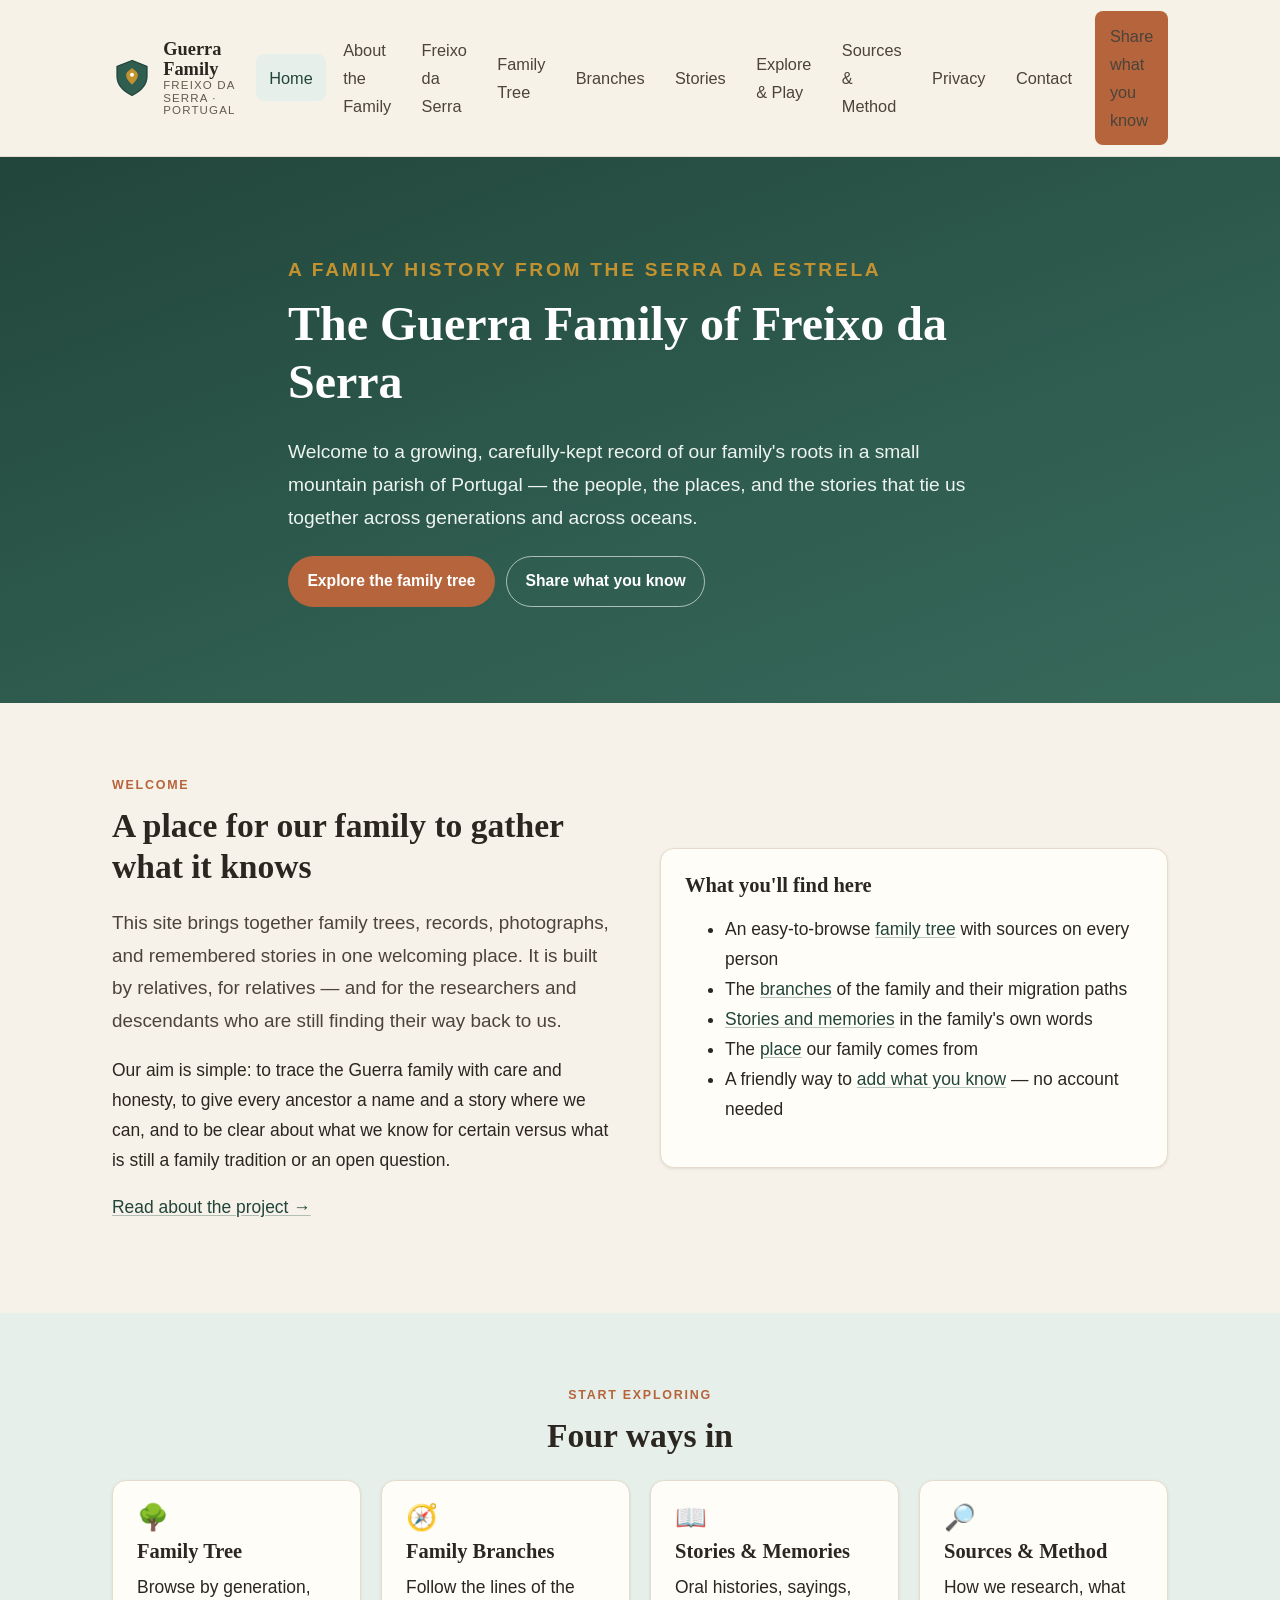
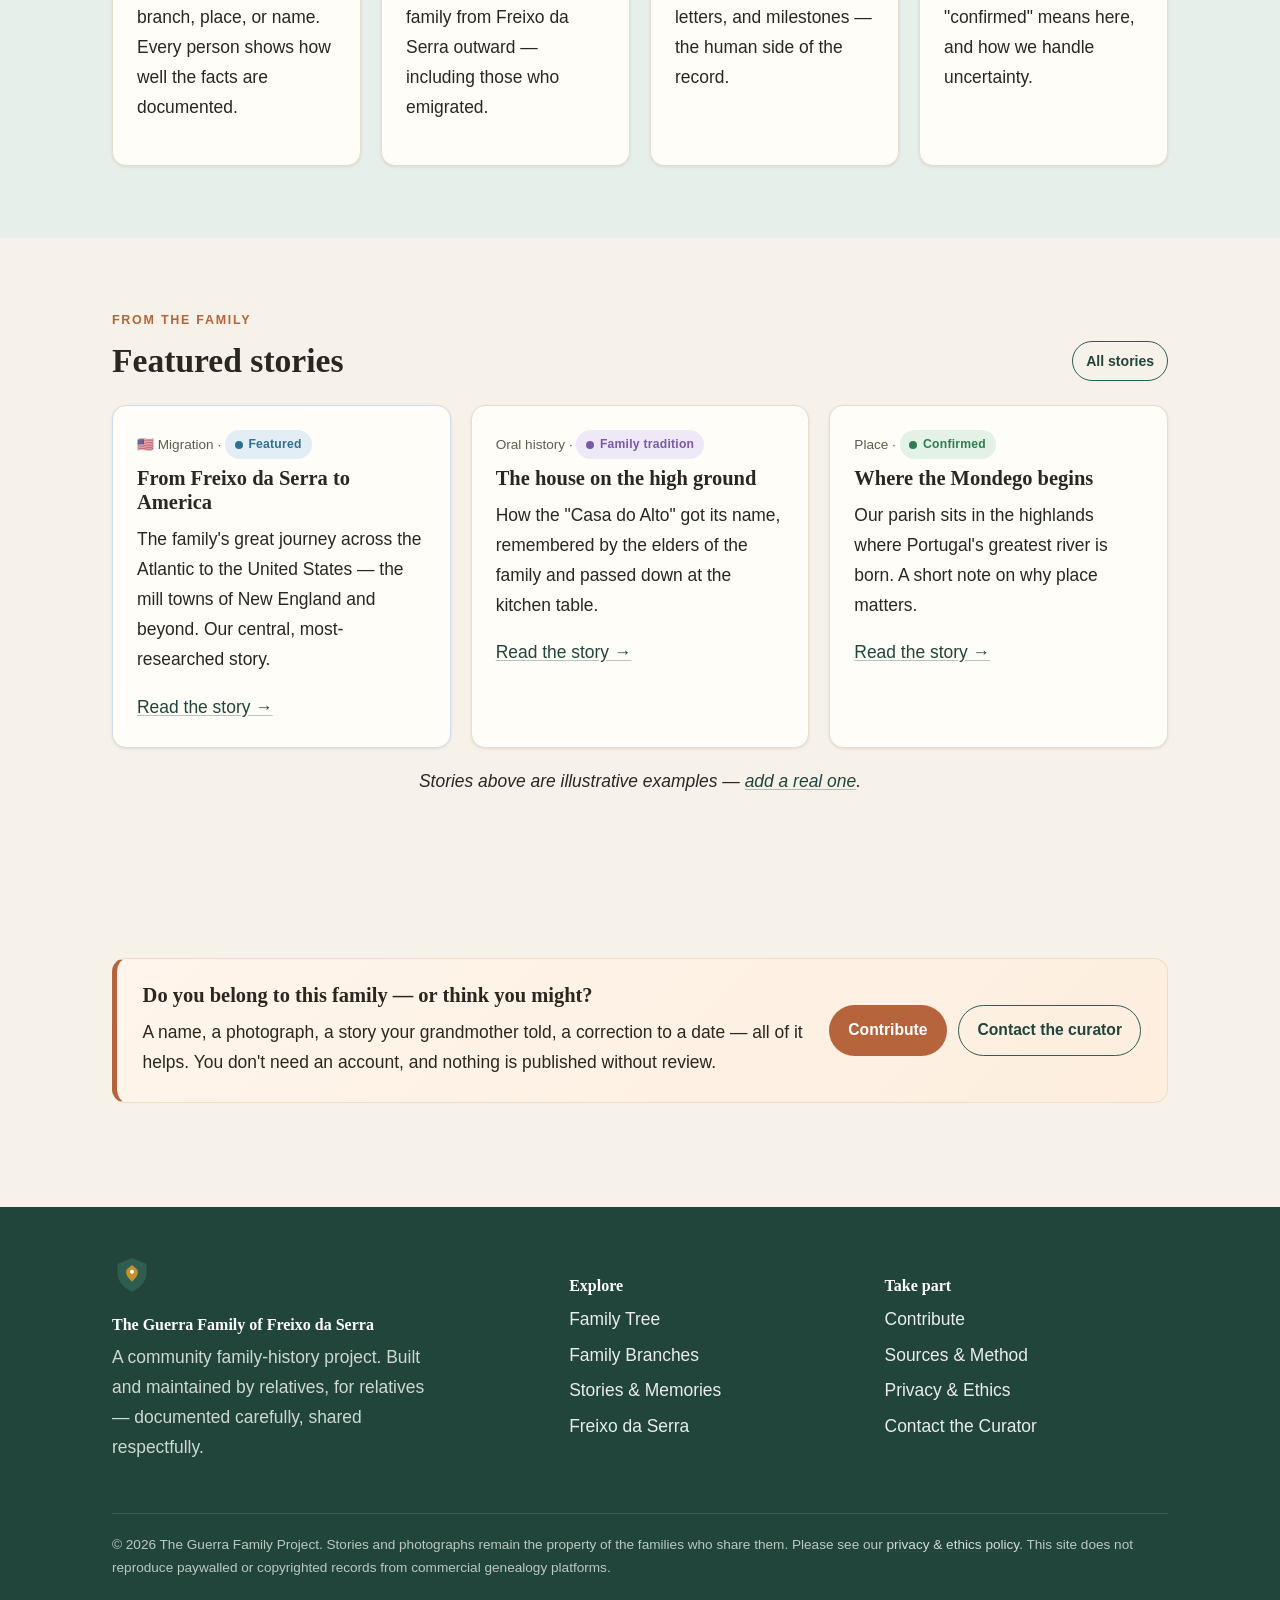
<file: index.html>
<!doctype html>
<html lang="en">
<head>
  <meta charset="utf-8">
  <meta name="viewport" content="width=device-width, initial-scale=1">
  <title>The Guerra Family of Freixo da Serra — A Community Family History</title>
  <meta name="description" content="A warm, community-built family history of the Guerra family of Freixo da Serra, Gouveia, Portugal. Explore the family tree, read stories, and share what you know.">
  <link rel="icon" href="data:image/svg+xml,%3Csvg xmlns='http://www.w3.org/2000/svg' viewBox='0 0 48 48'%3E%3Cpath d='M24 3 6 10v12c0 11 8 18 18 23 10-5 18-12 18-23V10z' fill='%232f5d50'/%3E%3C/svg%3E">
  <link rel="stylesheet" href="assets/css/styles.css">
</head>
<body data-page="home">
  <a class="skip-link" href="#main">Skip to content</a>
  <div id="site-header"></div>

  <main id="main">

    <!-- HERO -->
    <section class="hero">
      <div class="wrap hero__inner">
        <p class="eyebrow">A family history from the Serra da Estrela</p>
        <h1>The Guerra Family of Freixo da Serra</h1>
        <p>Welcome to a growing, carefully-kept record of our family's roots in a small mountain
           parish of Portugal — the people, the places, and the stories that tie us together
           across generations and across oceans.</p>
        <div class="btn-row" style="margin-top:1.4rem">
          <a class="btn btn--primary" href="family-tree.html">Explore the family tree</a>
          <a class="btn btn--ghost" href="contribute.html" style="color:#fff;border-color:rgba(255,255,255,.6)">Share what you know</a>
        </div>
      </div>
    </section>

    <!-- WELCOME -->
    <section class="section">
      <div class="wrap grid grid-2" style="align-items:center;gap:2.5rem">
        <div>
          <p class="eyebrow">Welcome</p>
          <h2>A place for our family to gather what it knows</h2>
          <p class="lead">This site brings together family trees, records, photographs, and
             remembered stories in one welcoming place. It is built by relatives, for relatives —
             and for the researchers and descendants who are still finding their way back to us.</p>
          <p>Our aim is simple: to trace the Guerra family with care and honesty, to give every
             ancestor a name and a story where we can, and to be clear about what we know for
             certain versus what is still a family tradition or an open question.</p>
          <p><a href="about.html">Read about the project &rarr;</a></p>
        </div>
        <div class="card">
          <h3 class="mt-0">What you'll find here</h3>
          <ul>
            <li>An easy-to-browse <a href="family-tree.html">family tree</a> with sources on every person</li>
            <li>The <a href="branches.html">branches</a> of the family and their migration paths</li>
            <li><a href="stories.html">Stories and memories</a> in the family's own words</li>
            <li>The <a href="freixo-da-serra.html">place</a> our family comes from</li>
            <li>A friendly way to <a href="contribute.html">add what you know</a> — no account needed</li>
          </ul>
        </div>
      </div>
    </section>

    <!-- QUICK LINKS -->
    <section class="section section--tint">
      <div class="wrap">
        <p class="eyebrow center">Start exploring</p>
        <h2 class="center">Four ways in</h2>
        <div class="grid grid-4" style="margin-top:1.5rem">
          <a class="card card--link" href="family-tree.html">
            <span class="card__icon">🌳</span><h3>Family Tree</h3>
            <p>Browse by generation, branch, place, or name. Every person shows how well the facts are documented.</p>
          </a>
          <a class="card card--link" href="branches.html">
            <span class="card__icon">🧭</span><h3>Family Branches</h3>
            <p>Follow the lines of the family from Freixo da Serra outward — including those who emigrated.</p>
          </a>
          <a class="card card--link" href="stories.html">
            <span class="card__icon">📖</span><h3>Stories &amp; Memories</h3>
            <p>Oral histories, sayings, letters, and milestones — the human side of the record.</p>
          </a>
          <a class="card card--link" href="sources.html">
            <span class="card__icon">🔎</span><h3>Sources &amp; Method</h3>
            <p>How we research, what "confirmed" means here, and how we handle uncertainty.</p>
          </a>
        </div>
      </div>
    </section>

    <!-- FEATURED STORIES -->
    <section class="section">
      <div class="wrap">
        <div style="display:flex;justify-content:space-between;align-items:end;flex-wrap:wrap;gap:1rem">
          <div><p class="eyebrow">From the family</p><h2 class="mb-0">Featured stories</h2></div>
          <a class="btn btn--ghost btn--sm" href="stories.html">All stories</a>
        </div>
        <div class="grid grid-3" style="margin-top:1.5rem">
          <article class="card" style="border-color:#cdddef">
            <div class="story__meta">🇺🇸 Migration · <span class="tag tag--likely">Featured</span></div>
            <h3>From Freixo da Serra to America</h3>
            <p>The family's great journey across the Atlantic to the United States — the mill towns of New England and beyond. Our central, most-researched story.</p>
            <a href="stories.html">Read the story &rarr;</a>
          </article>
          <article class="card">
            <div class="story__meta">Oral history · <span class="tag tag--tradition">Family tradition</span></div>
            <h3>The house on the high ground</h3>
            <p>How the "Casa do Alto" got its name, remembered by the elders of the family and passed down at the kitchen table.</p>
            <a href="stories.html">Read the story &rarr;</a>
          </article>
          <article class="card">
            <div class="story__meta">Place · <span class="tag tag--confirmed">Confirmed</span></div>
            <h3>Where the Mondego begins</h3>
            <p>Our parish sits in the highlands where Portugal's greatest river is born. A short note on why place matters.</p>
            <a href="freixo-da-serra.html">Read the story &rarr;</a>
          </article>
        </div>
        <p class="center" style="margin-top:1.2rem"><em>Stories above are illustrative examples — <a href="contribute.html">add a real one</a>.</em></p>
      </div>
    </section>

    <!-- CTA -->
    <section class="section">
      <div class="wrap">
        <div class="callout" style="display:flex;justify-content:space-between;gap:1.5rem;flex-wrap:wrap;align-items:center">
          <div style="flex:1;min-width:16rem">
            <h3>Do you belong to this family — or think you might?</h3>
            <p class="mb-0">A name, a photograph, a story your grandmother told, a correction to a date —
               all of it helps. You don't need an account, and nothing is published without review.</p>
          </div>
          <div class="btn-row">
            <a class="btn btn--primary" href="contribute.html">Contribute</a>
            <a class="btn btn--ghost" href="contact.html">Contact the curator</a>
          </div>
        </div>
      </div>
    </section>

  </main>

  <div id="site-footer"></div>
  <script src="assets/js/main.js"></script>
</body>
</html>
</file>
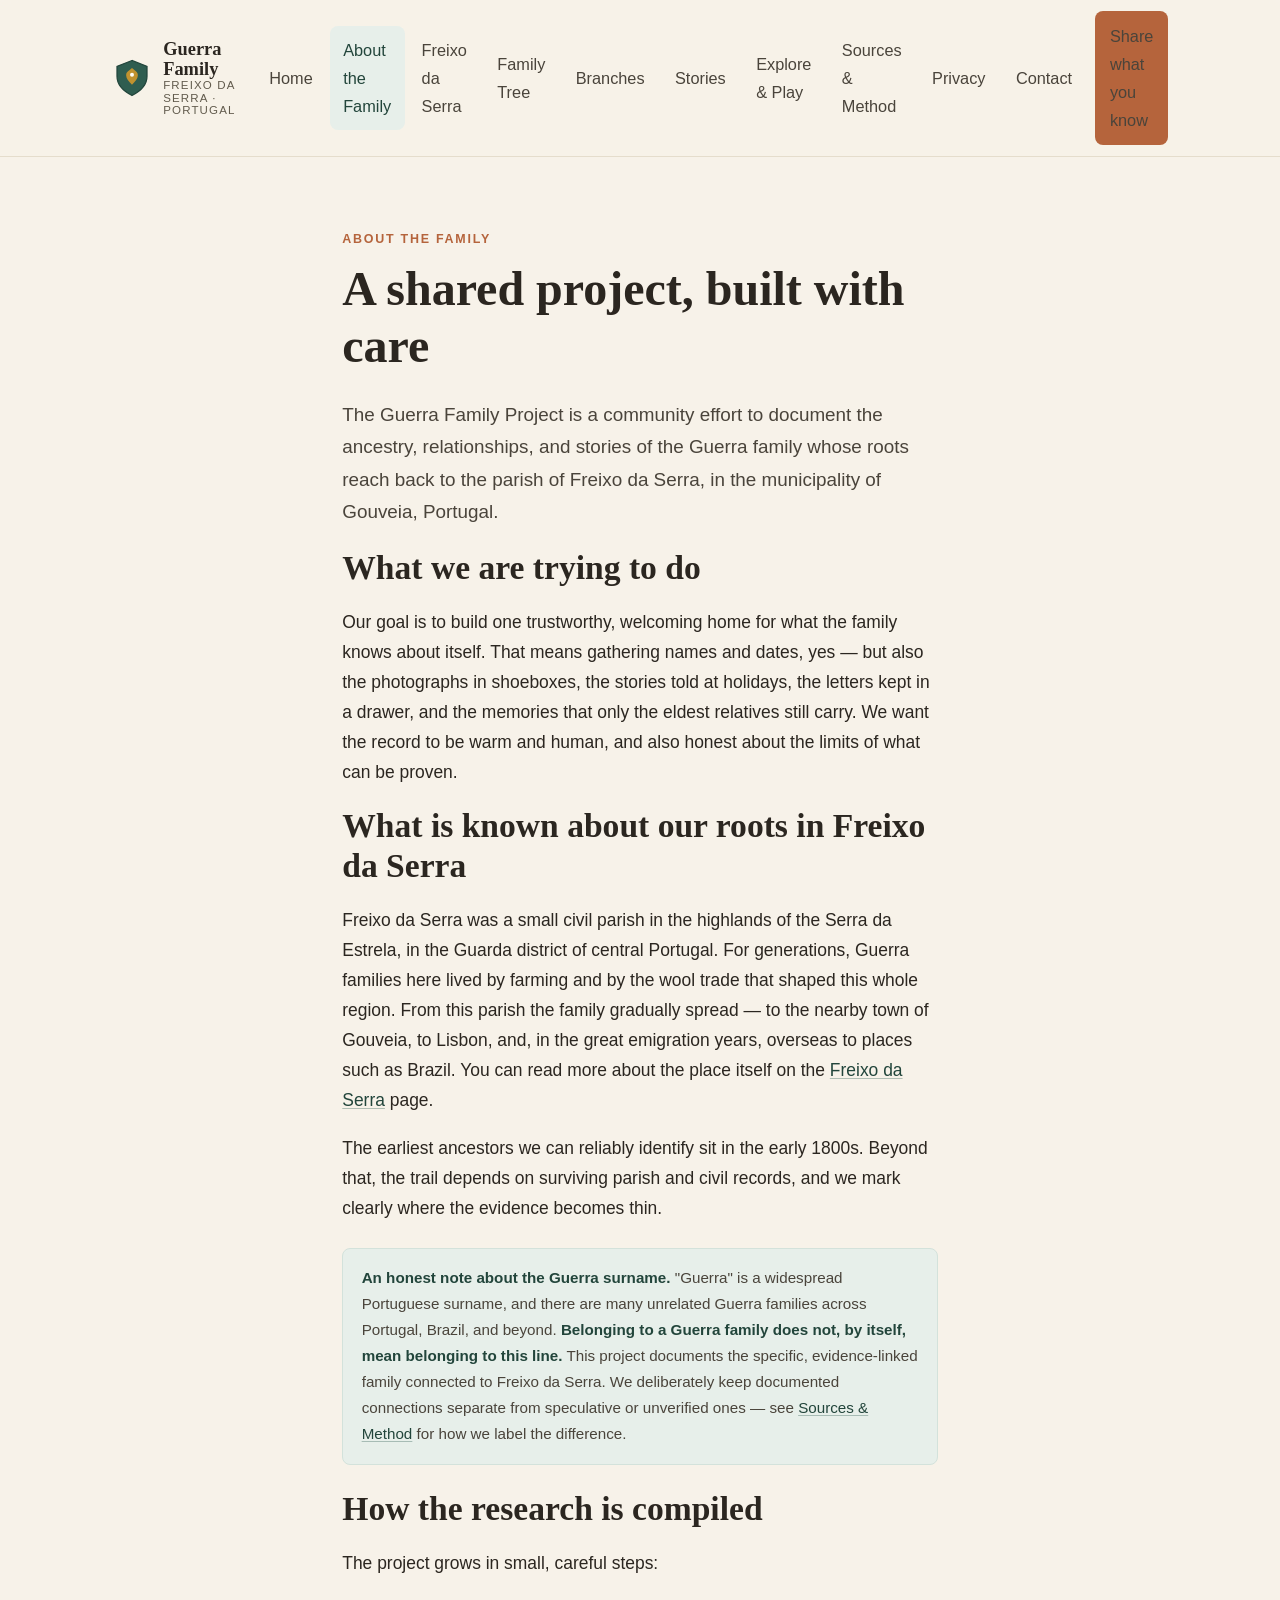
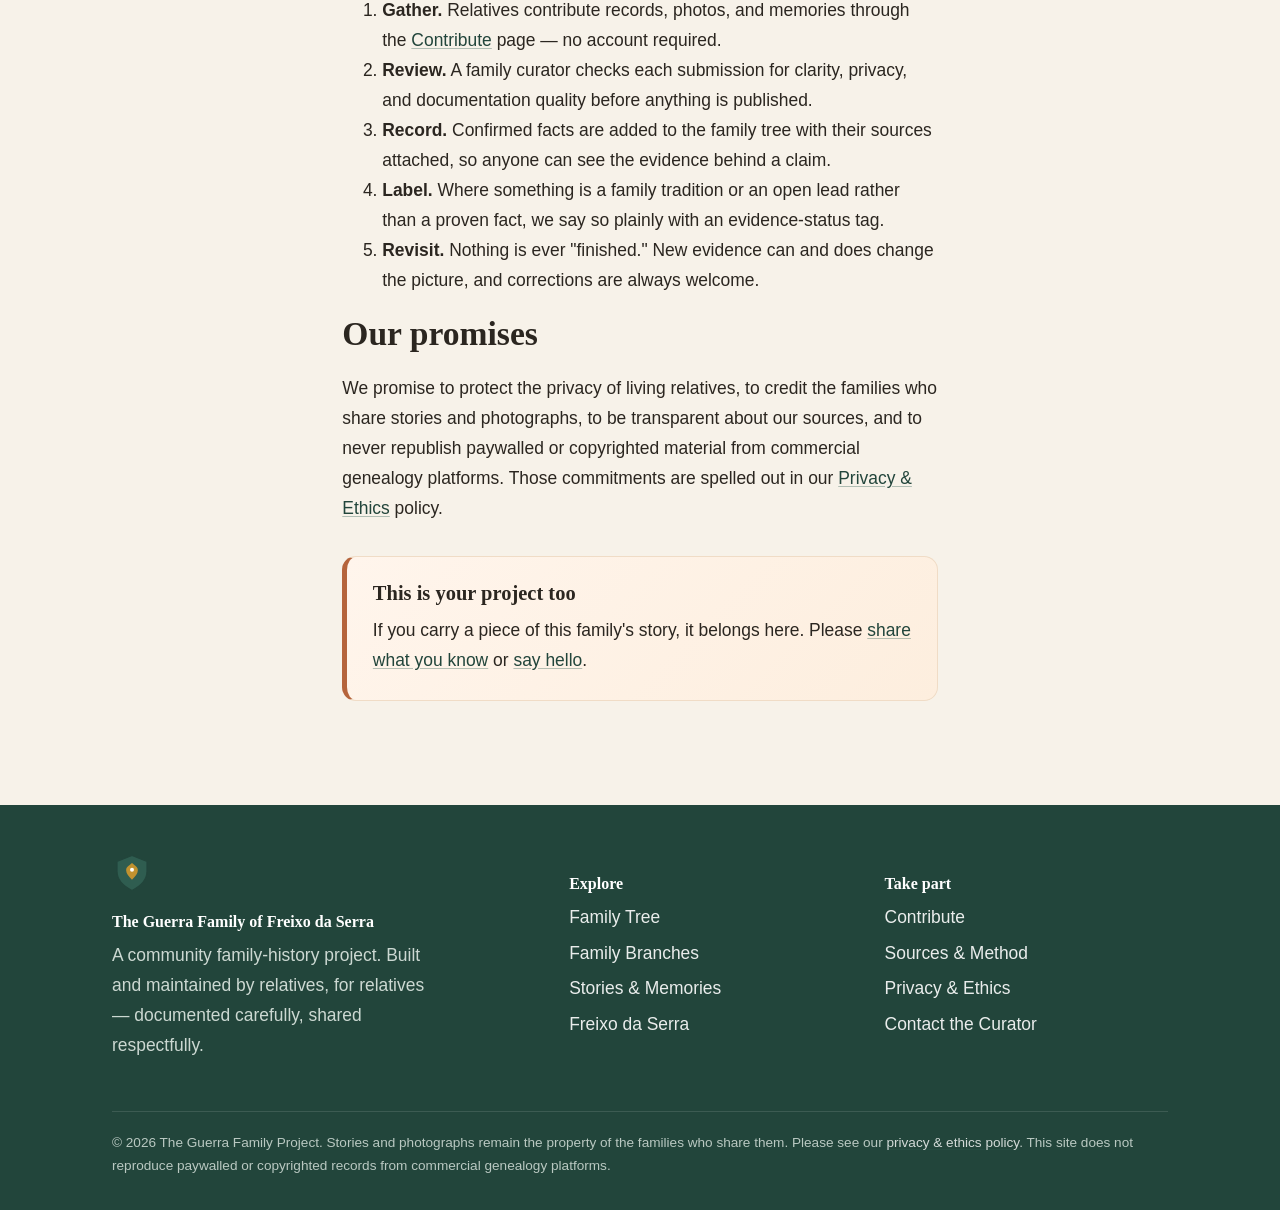
<file: about.html>
<!doctype html>
<html lang="en">
<head>
  <meta charset="utf-8">
  <meta name="viewport" content="width=device-width, initial-scale=1">
  <title>About the Family — The Guerra Family Project</title>
  <meta name="description" content="About the Guerra family history project: what is known about the family's roots in Freixo da Serra, how the research is compiled, and why not every Guerra record belongs to one line.">
  <link rel="icon" href="data:image/svg+xml,%3Csvg xmlns='http://www.w3.org/2000/svg' viewBox='0 0 48 48'%3E%3Cpath d='M24 3 6 10v12c0 11 8 18 18 23 10-5 18-12 18-23V10z' fill='%232f5d50'/%3E%3C/svg%3E">
  <link rel="stylesheet" href="assets/css/styles.css">
</head>
<body data-page="about">
  <a class="skip-link" href="#main">Skip to content</a>
  <div id="site-header"></div>

  <main id="main">
    <section class="section">
      <div class="wrap measure">
        <p class="eyebrow">About the family</p>
        <h1>A shared project, built with care</h1>
        <p class="lead">The Guerra Family Project is a community effort to document the ancestry,
           relationships, and stories of the Guerra family whose roots reach back to the parish of
           Freixo da Serra, in the municipality of Gouveia, Portugal.</p>

        <h2>What we are trying to do</h2>
        <p>Our goal is to build one trustworthy, welcoming home for what the family knows about
           itself. That means gathering names and dates, yes — but also the photographs in shoeboxes,
           the stories told at holidays, the letters kept in a drawer, and the memories that only
           the eldest relatives still carry. We want the record to be warm and human, and also honest
           about the limits of what can be proven.</p>

        <h2>What is known about our roots in Freixo da Serra</h2>
        <p>Freixo da Serra was a small civil parish in the highlands of the Serra da Estrela, in the
           Guarda district of central Portugal. For generations, Guerra families here lived by
           farming and by the wool trade that shaped this whole region. From this parish the family
           gradually spread — to the nearby town of Gouveia, to Lisbon, and, in the great emigration
           years, overseas to places such as Brazil. You can read more about the place itself on the
           <a href="freixo-da-serra.html">Freixo da Serra</a> page.</p>
        <p>The earliest ancestors we can reliably identify sit in the early 1800s. Beyond that, the
           trail depends on surviving parish and civil records, and we mark clearly where the
           evidence becomes thin.</p>

        <div class="note" style="margin:1.5rem 0">
          <strong>An honest note about the Guerra surname.</strong> "Guerra" is a widespread Portuguese
          surname, and there are many unrelated Guerra families across Portugal, Brazil, and beyond.
          <strong>Belonging to a Guerra family does not, by itself, mean belonging to this line.</strong>
          This project documents the specific, evidence-linked family connected to Freixo da Serra. We
          deliberately keep documented connections separate from speculative or unverified ones — see
          <a href="sources.html">Sources &amp; Method</a> for how we label the difference.
        </div>

        <h2>How the research is compiled</h2>
        <p>The project grows in small, careful steps:</p>
        <ol>
          <li><strong>Gather.</strong> Relatives contribute records, photos, and memories through the
              <a href="contribute.html">Contribute</a> page — no account required.</li>
          <li><strong>Review.</strong> A family curator checks each submission for clarity, privacy, and
              documentation quality before anything is published.</li>
          <li><strong>Record.</strong> Confirmed facts are added to the family tree with their sources
              attached, so anyone can see the evidence behind a claim.</li>
          <li><strong>Label.</strong> Where something is a family tradition or an open lead rather than a
              proven fact, we say so plainly with an evidence-status tag.</li>
          <li><strong>Revisit.</strong> Nothing is ever "finished." New evidence can and does change the
              picture, and corrections are always welcome.</li>
        </ol>

        <h2>Our promises</h2>
        <p>We promise to protect the privacy of living relatives, to credit the families who share
           stories and photographs, to be transparent about our sources, and to never republish
           paywalled or copyrighted material from commercial genealogy platforms. Those commitments are
           spelled out in our <a href="privacy.html">Privacy &amp; Ethics</a> policy.</p>

        <div class="callout" style="margin-top:2rem">
          <h3>This is your project too</h3>
          <p class="mb-0">If you carry a piece of this family's story, it belongs here. Please
             <a href="contribute.html">share what you know</a> or <a href="contact.html">say hello</a>.</p>
        </div>
      </div>
    </section>
  </main>

  <div id="site-footer"></div>
  <script src="assets/js/main.js"></script>
</body>
</html>
</file>
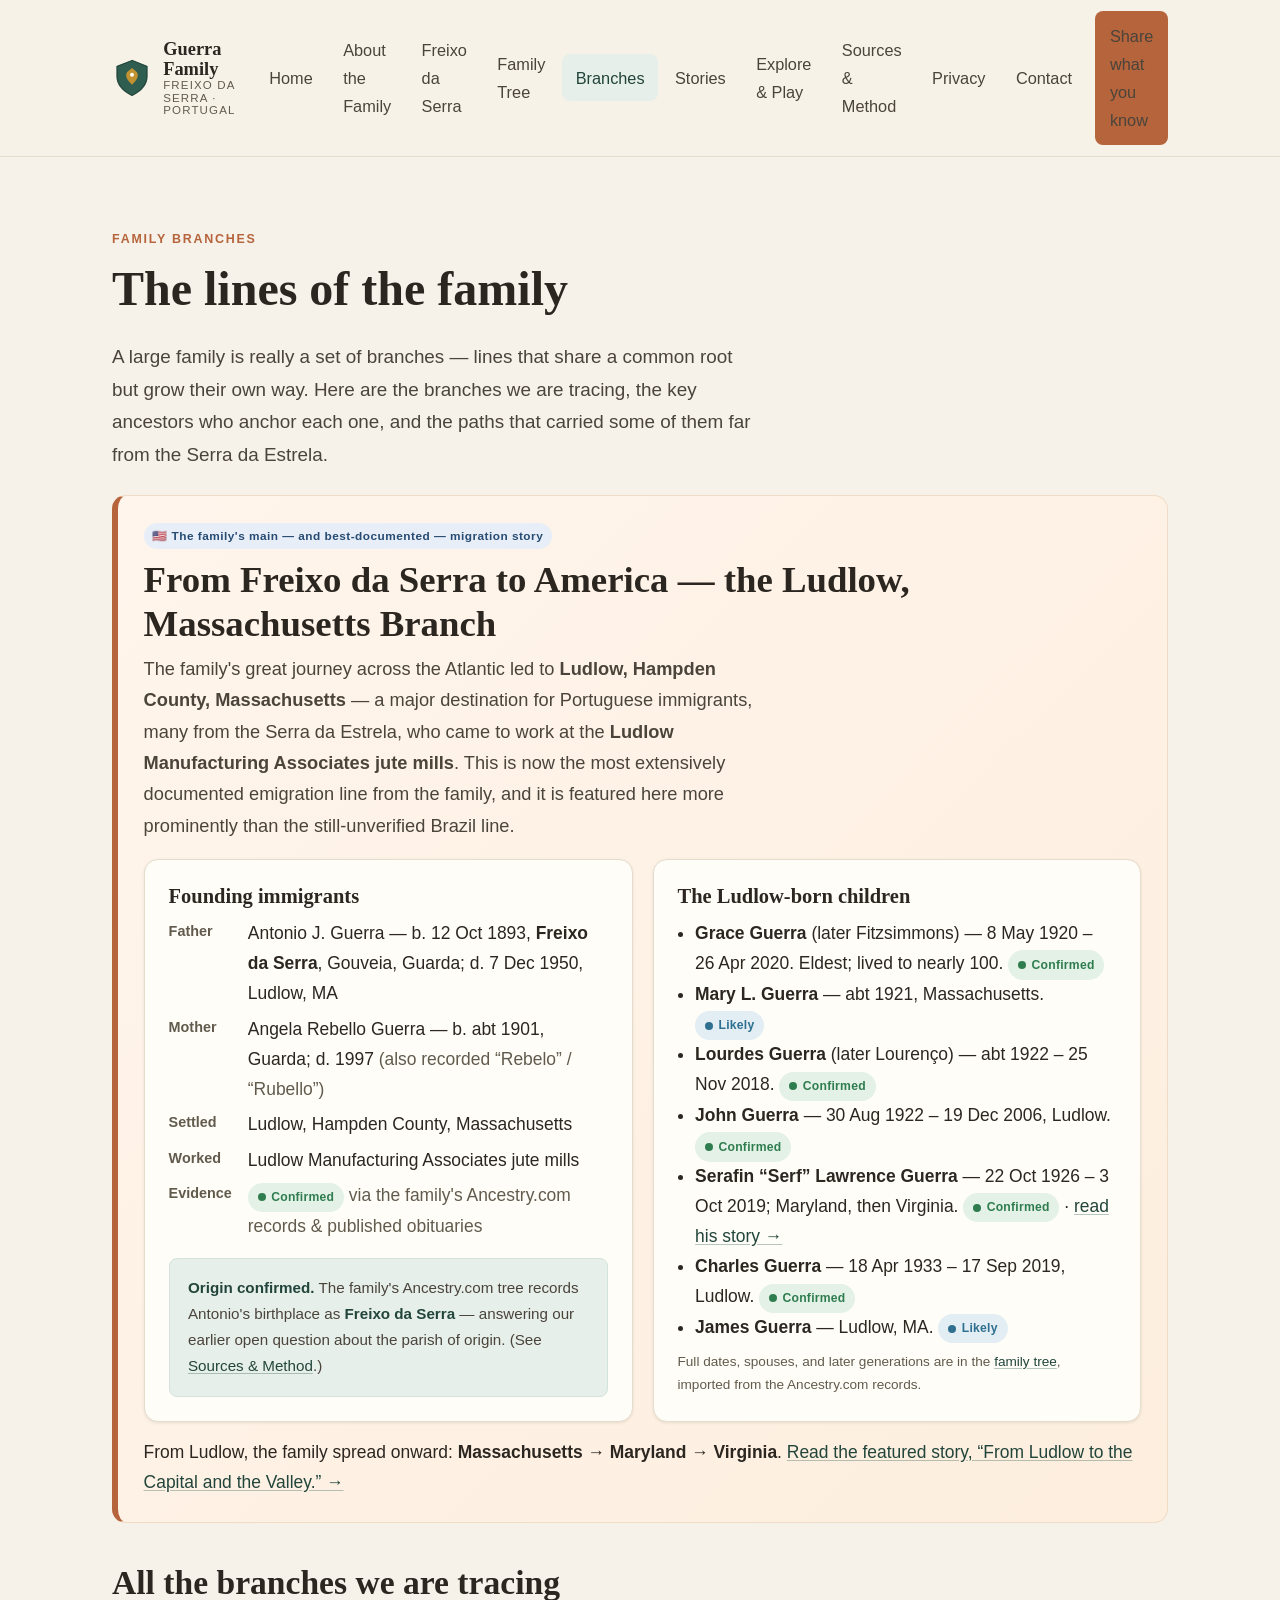
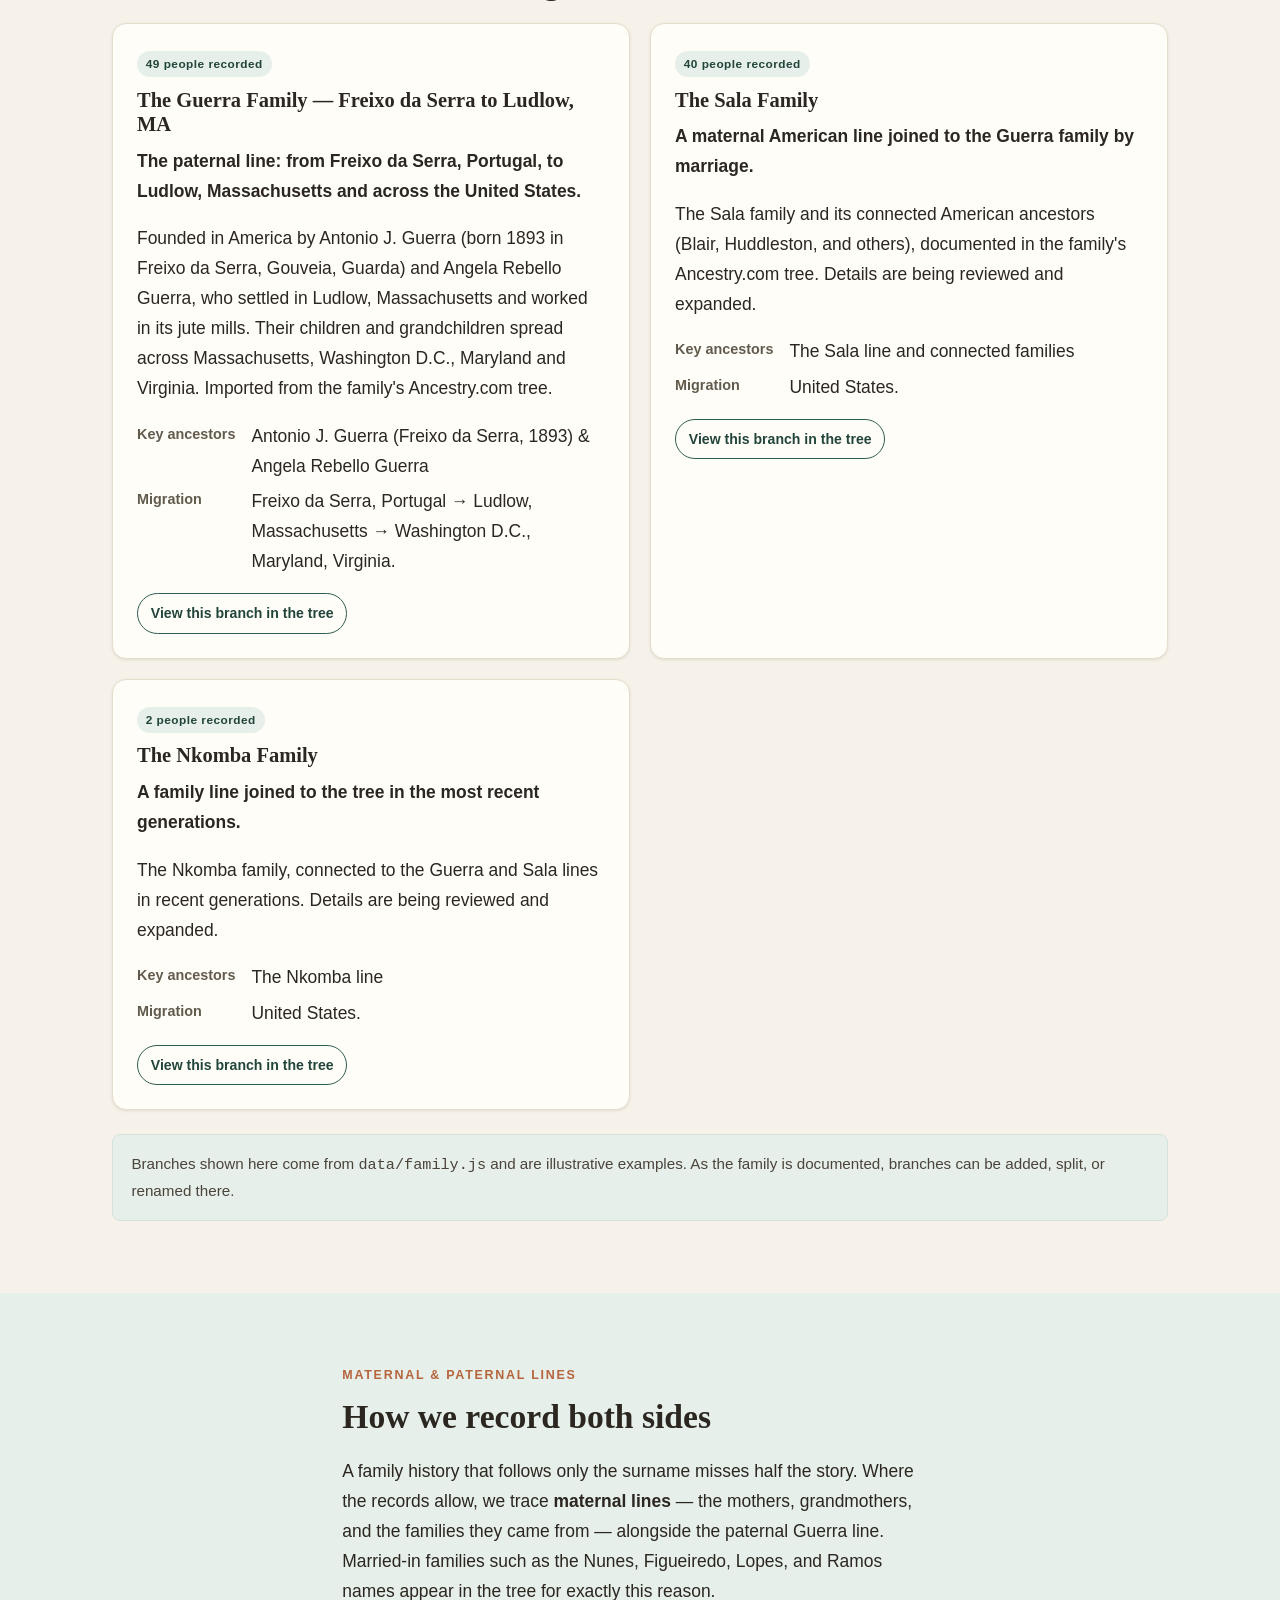
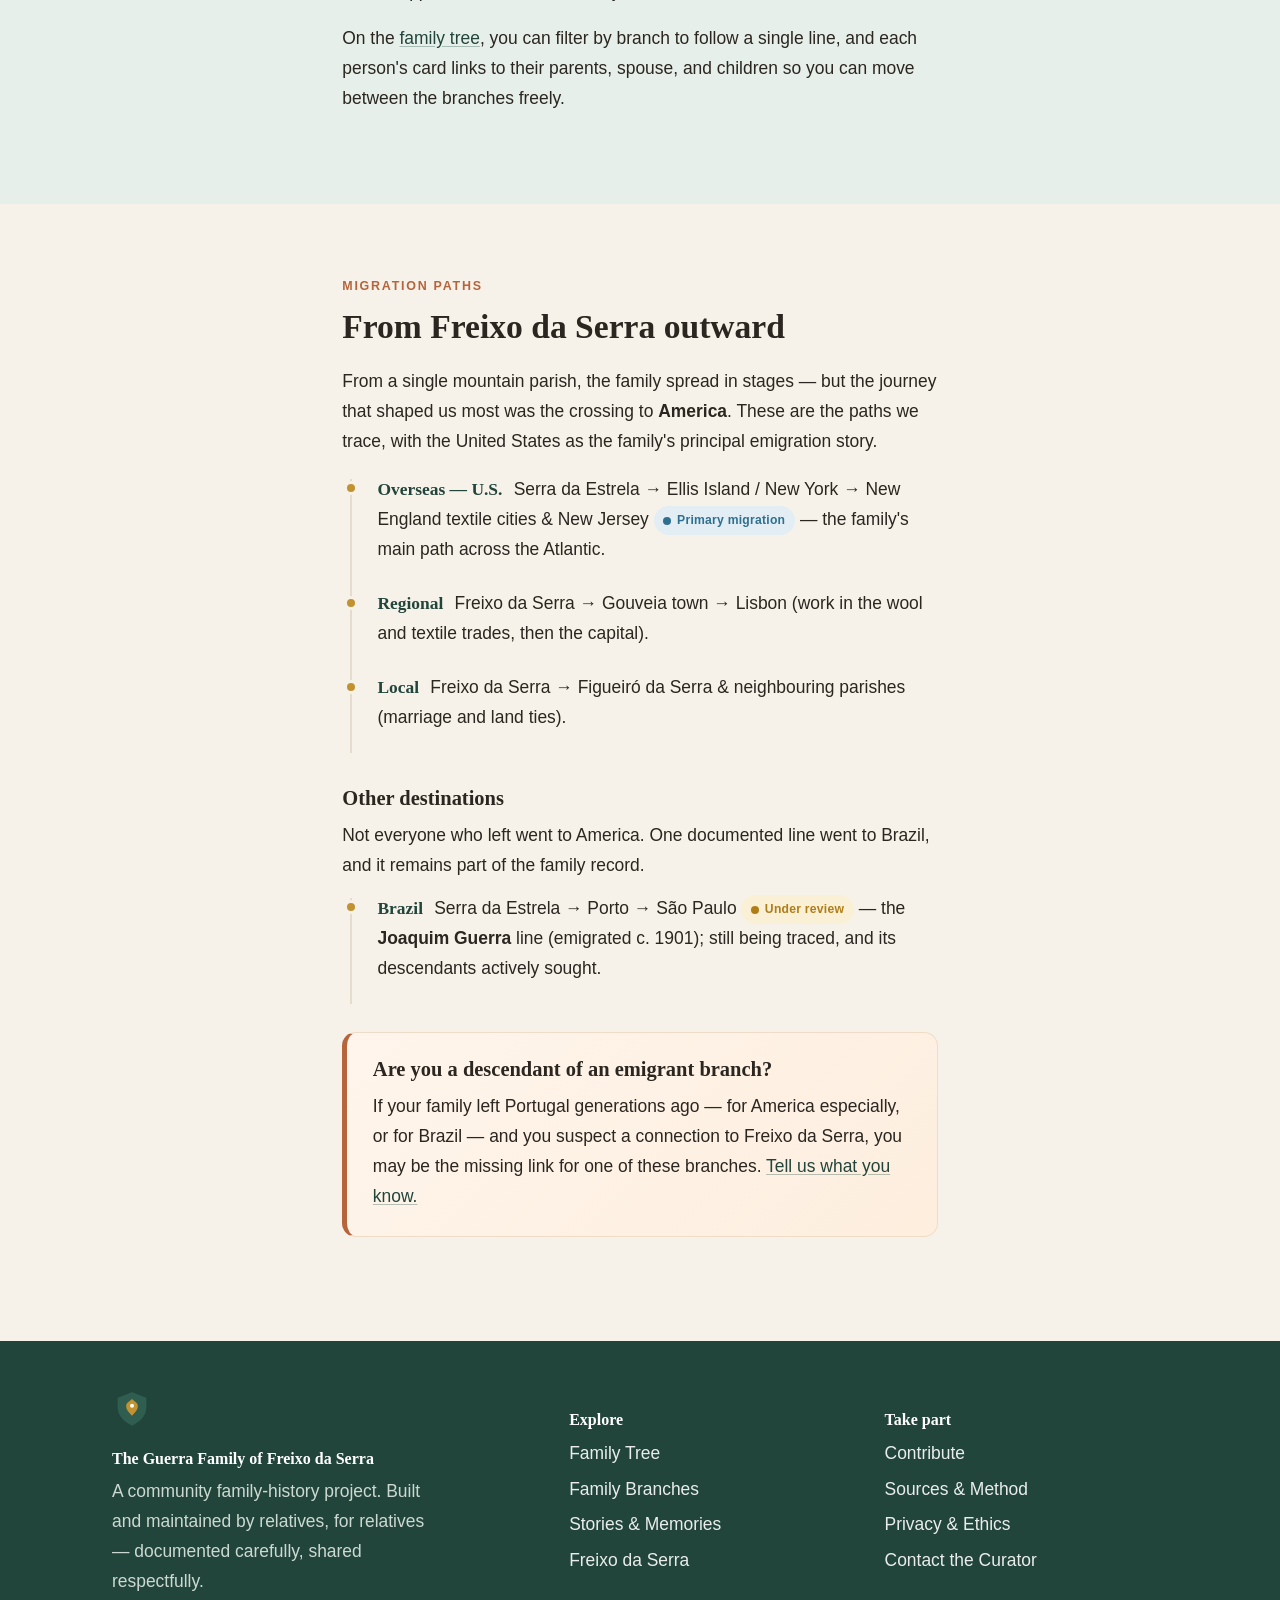
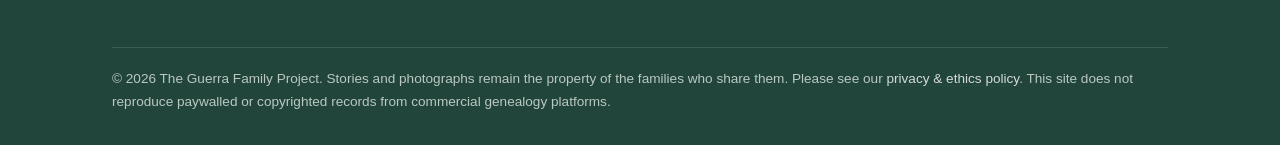
<file: branches.html>
<!doctype html>
<html lang="en">
<head>
  <meta charset="utf-8">
  <meta name="viewport" content="width=device-width, initial-scale=1">
  <title>Family Branches — The Guerra Family of Freixo da Serra</title>
  <meta name="description" content="The branches of the Guerra family — paternal and maternal lines, key ancestors, and migration paths from Freixo da Serra outward.">
  <link rel="icon" href="data:image/svg+xml,%3Csvg xmlns='http://www.w3.org/2000/svg' viewBox='0 0 48 48'%3E%3Cpath d='M24 3 6 10v12c0 11 8 18 18 23 10-5 18-12 18-23V10z' fill='%232f5d50'/%3E%3C/svg%3E">
  <link rel="stylesheet" href="assets/css/styles.css">
</head>
<body data-page="branches">
  <a class="skip-link" href="#main">Skip to content</a>
  <div id="site-header"></div>

  <main id="main">
    <section class="section">
      <div class="wrap">
        <div class="measure">
          <p class="eyebrow">Family branches</p>
          <h1>The lines of the family</h1>
          <p class="lead">A large family is really a set of branches — lines that share a common root but
             grow their own way. Here are the branches we are tracing, the key ancestors who anchor each
             one, and the paths that carried some of them far from the Serra da Estrela.</p>
        </div>

        <!-- ===================== US Migration Section ===================== -->
        <!-- Ludlow MA Branch -->
        <div class="callout" style="margin-top:1.5rem;border-left-width:6px">
          <span class="pill" style="background:#e7eef7;color:#274b73">🇺🇸 The family's main &mdash; and best-documented &mdash; migration story</span>
          <h2 style="margin:.5rem 0 .4rem;font-size:clamp(1.6rem,3.2vw,2.3rem)">From Freixo da Serra to America — the Ludlow, Massachusetts Branch</h2>
          <p class="lead" style="font-size:1.14rem">The family's great journey across the Atlantic led to
             <strong>Ludlow, Hampden County, Massachusetts</strong> — a major destination for Portuguese immigrants,
             many from the Serra da Estrela, who came to work at the <strong>Ludlow Manufacturing Associates jute
             mills</strong>. This is now the most extensively documented emigration line from the family, and it is
             featured here more prominently than the still-unverified Brazil line.</p>
          <div class="grid grid-2" style="gap:1.25rem;margin-top:1rem;align-items:start">
            <div class="card">
              <h3 class="mt-0">Founding immigrants</h3>
              <dl class="kv" style="grid-template-columns:auto 1fr">
                <dt>Father</dt><dd>Antonio J. Guerra — b. 12 Oct 1893, <strong>Freixo da Serra</strong>, Gouveia, Guarda; d. 7 Dec 1950, Ludlow, MA</dd>
                <dt>Mother</dt><dd>Angela Rebello Guerra — b. abt 1901, Guarda; d. 1997 <span class="muted">(also recorded “Rebelo” / “Rubello”)</span></dd>
                <dt>Settled</dt><dd>Ludlow, Hampden County, Massachusetts</dd>
                <dt>Worked</dt><dd>Ludlow Manufacturing Associates jute mills</dd>
                <dt>Evidence</dt><dd><span class="tag tag--confirmed">Confirmed</span> <span class="muted">via the family's Ancestry.com records &amp; published obituaries</span></dd>
              </dl>
              <div class="note" style="margin-top:.6rem"><strong>Origin confirmed.</strong> The family's Ancestry.com
                 tree records Antonio's birthplace as <strong>Freixo da Serra</strong> — answering our earlier open
                 question about the parish of origin. (See <a href="sources.html">Sources &amp; Method</a>.)</div>
            </div>
            <div class="card">
              <h3 class="mt-0">The Ludlow-born children</h3>
              <ul style="margin:0 0 .3rem;padding-left:1.1rem">
                <li><strong>Grace Guerra</strong> (later Fitzsimmons) — 8 May 1920 – 26 Apr 2020. Eldest; lived to nearly 100. <span class="tag tag--confirmed">Confirmed</span></li>
                <li><strong>Mary L. Guerra</strong> — abt 1921, Massachusetts. <span class="tag tag--likely">Likely</span></li>
                <li><strong>Lourdes Guerra</strong> (later Lourenço) — abt 1922 – 25 Nov 2018. <span class="tag tag--confirmed">Confirmed</span></li>
                <li><strong>John Guerra</strong> — 30 Aug 1922 – 19 Dec 2006, Ludlow. <span class="tag tag--confirmed">Confirmed</span></li>
                <li><strong>Serafin “Serf” Lawrence Guerra</strong> — 22 Oct 1926 – 3 Oct 2019; Maryland, then Virginia. <span class="tag tag--confirmed">Confirmed</span> · <a href="stories.html">read his story &rarr;</a></li>
                <li><strong>Charles Guerra</strong> — 18 Apr 1933 – 17 Sep 2019, Ludlow. <span class="tag tag--confirmed">Confirmed</span></li>
                <li><strong>James Guerra</strong> — Ludlow, MA. <span class="tag tag--likely">Likely</span></li>
              </ul>
              <p class="muted" style="font-size:.85rem;margin:.4rem 0 0">Full dates, spouses, and later generations are
                 in the <a href="family-tree.html">family tree</a>, imported from the Ancestry.com records.</p>
            </div>
          </div>
          <p style="margin:1rem 0 0">From Ludlow, the family spread onward: <strong>Massachusetts → Maryland → Virginia</strong>.
             <a href="stories.html">Read the featured story, “From Ludlow to the Capital and the Valley.” &rarr;</a></p>
        </div>
        <!-- =================== end Ludlow MA Branch / US Migration Section =================== -->

        <h2 style="margin-top:2.5rem">All the branches we are tracing</h2>
        <div id="branch-cards" class="grid grid-2" style="margin-top:1rem"></div>

        <div class="note" style="margin-top:1.5rem">
          Branches shown here come from <code>data/family.js</code> and are illustrative examples.
          As the family is documented, branches can be added, split, or renamed there.
        </div>
      </div>
    </section>

    <section class="section section--tint">
      <div class="wrap measure">
        <p class="eyebrow">Maternal &amp; paternal lines</p>
        <h2>How we record both sides</h2>
        <p>A family history that follows only the surname misses half the story. Where the records allow,
           we trace <strong>maternal lines</strong> — the mothers, grandmothers, and the families they came
           from — alongside the paternal Guerra line. Married-in families such as the Nunes, Figueiredo,
           Lopes, and Ramos names appear in the tree for exactly this reason.</p>
        <p>On the <a href="family-tree.html">family tree</a>, you can filter by branch to follow a single
           line, and each person's card links to their parents, spouse, and children so you can move
           between the branches freely.</p>
      </div>
    </section>

    <section class="section">
      <div class="wrap measure">
        <p class="eyebrow">Migration paths</p>
        <h2>From Freixo da Serra outward</h2>
        <p>From a single mountain parish, the family spread in stages — but the journey that shaped us most was
           the crossing to <strong>America</strong>. These are the paths we trace, with the United States as the
           family's principal emigration story.</p>
        <ul class="timeline" style="margin-top:1rem">
          <li><span class="yr">Overseas — U.S.</span> Serra da Estrela &rarr; Ellis Island / New York &rarr; New England textile cities &amp; New Jersey <span class="tag tag--likely">Primary migration</span> — the family's main path across the Atlantic.</li>
          <li><span class="yr">Regional</span> Freixo da Serra &rarr; Gouveia town &rarr; Lisbon (work in the wool and textile trades, then the capital).</li>
          <li><span class="yr">Local</span> Freixo da Serra &rarr; Figueiró da Serra &amp; neighbouring parishes (marriage and land ties).</li>
        </ul>

        <!-- Other Destinations (secondary) -->
        <h3 style="margin-top:1.8rem">Other destinations</h3>
        <p class="mb-0">Not everyone who left went to America. One documented line went to Brazil, and it remains
           part of the family record.</p>
        <ul class="timeline" style="margin-top:.8rem">
          <li><span class="yr">Brazil</span> Serra da Estrela &rarr; Porto &rarr; São Paulo <span class="tag tag--unverified">Under review</span> — the <strong>Joaquim Guerra</strong> line (emigrated c. 1901); still being traced, and its descendants actively sought.</li>
        </ul>

        <div class="callout" style="margin-top:1.5rem">
          <h3>Are you a descendant of an emigrant branch?</h3>
          <p class="mb-0">If your family left Portugal generations ago — for America especially, or for Brazil — and
             you suspect a connection to Freixo da Serra, you may be the missing link for one of these branches.
             <a href="contribute.html">Tell us what you know.</a></p>
        </div>
      </div>
    </section>
  </main>

  <div id="site-footer"></div>
  <script src="assets/js/main.js"></script>
  <script src="data/family.js"></script>
  <script>
    /* Render branch cards from the shared family data (no network needed). */
    (function () {
      var data = window.GUERRA_DATA; if (!data) return;
      var wrap = document.getElementById("branch-cards");
      var counts = {};
      data.people.forEach(function (p) { counts[p.branch] = (counts[p.branch] || 0) + 1; });
      function esc(s){return String(s==null?"":s).replace(/[&<>"']/g,function(c){return{"&":"&amp;","<":"&lt;",">":"&gt;",'"':"&quot;","'":"&#39;"}[c];});}
      wrap.innerHTML = (data.branches || []).map(function (b) {
        return '<article class="card">' +
          '<span class="pill">' + (counts[b.id] || 0) + ' people recorded</span>' +
          '<h3 style="margin-top:.6rem">' + esc(b.name) + '</h3>' +
          '<p><strong>' + esc(b.lead) + '</strong></p>' +
          '<p>' + esc(b.description) + '</p>' +
          '<dl class="kv" style="grid-template-columns:auto 1fr">' +
            '<dt>Key ancestors</dt><dd>' + esc(b.keyAncestors) + '</dd>' +
            '<dt>Migration</dt><dd>' + esc(b.migration) + '</dd>' +
          '</dl>' +
          '<a class="btn btn--ghost btn--sm" href="family-tree.html">View this branch in the tree</a>' +
        '</article>';
      }).join("");
    })();
  </script>
</body>
</html>
</file>
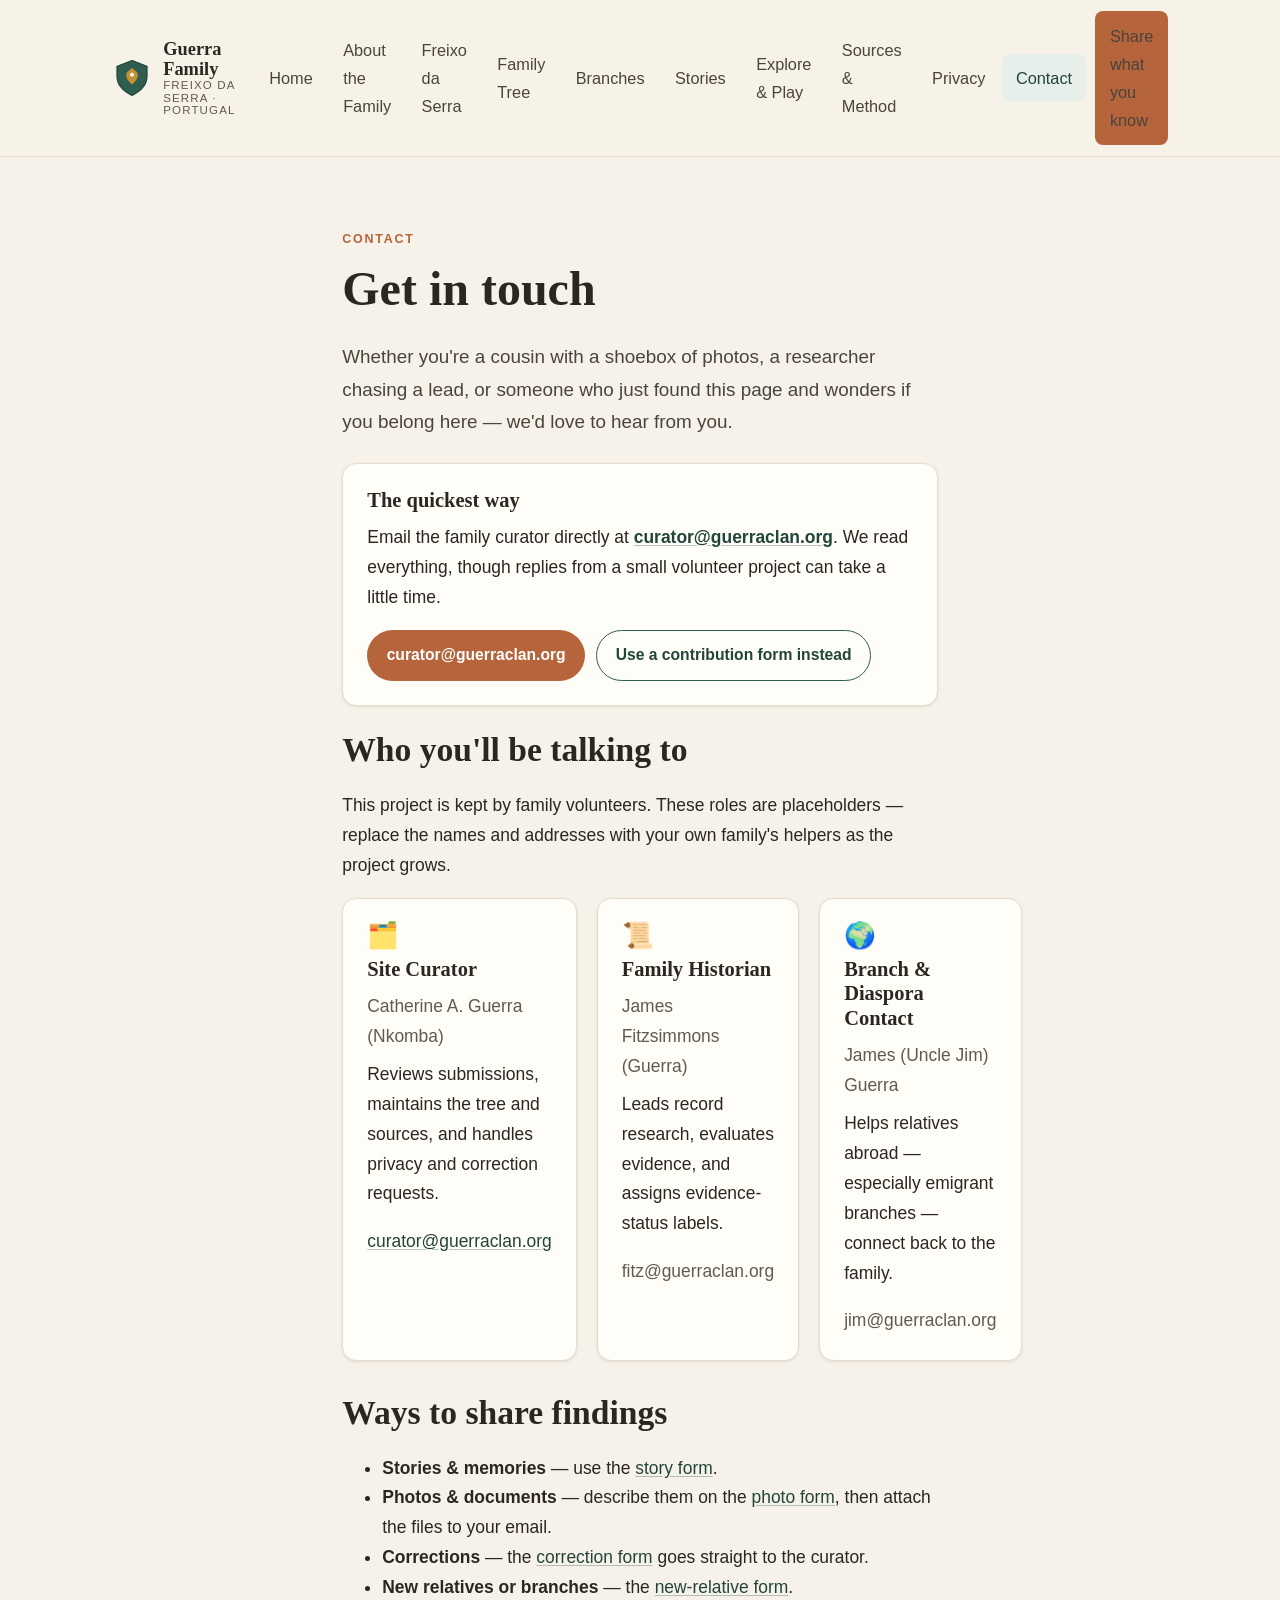
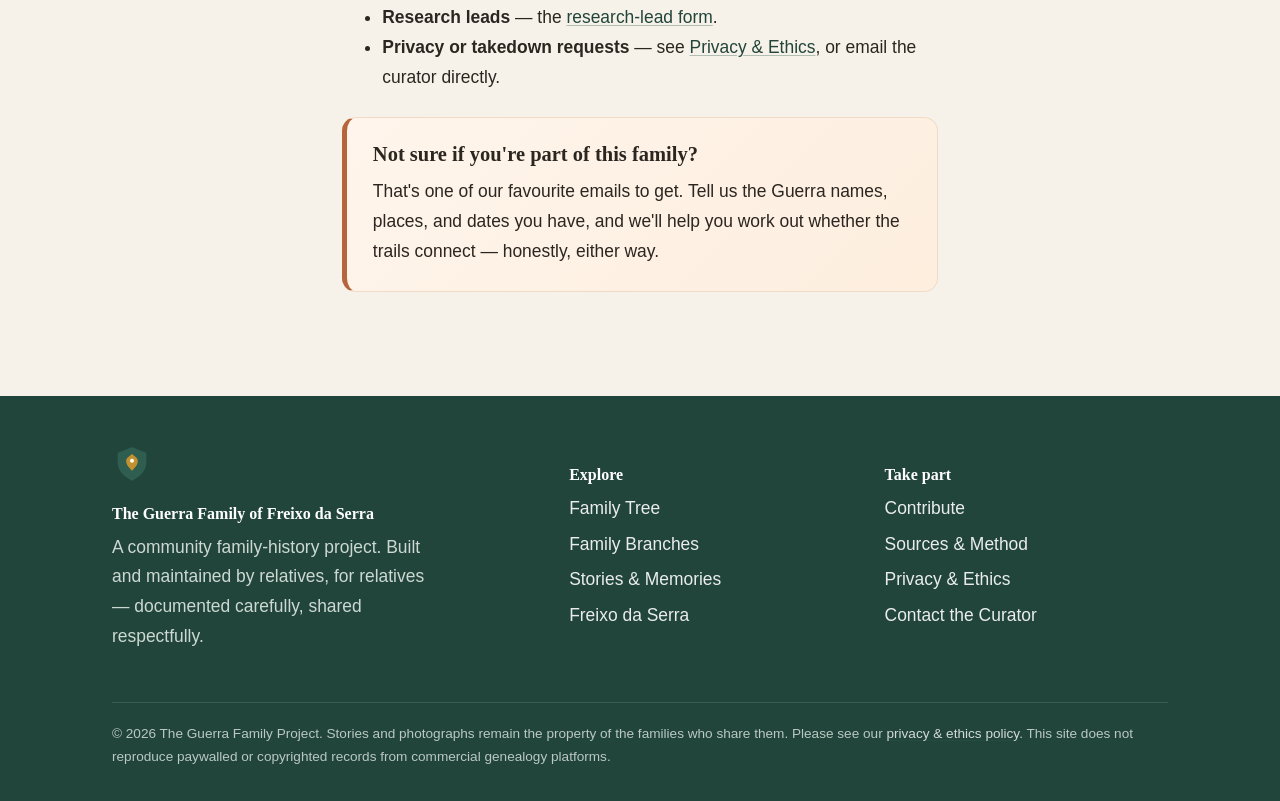
<file: contact.html>
<!doctype html>
<html lang="en">
<head>
  <meta charset="utf-8">
  <meta name="viewport" content="width=device-width, initial-scale=1">
  <title>Contact — The Guerra Family of Freixo da Serra</title>
  <meta name="description" content="Contact the Guerra family project curator and family historians. Ways to get in touch, submit findings, and ask questions.">
  <link rel="icon" href="data:image/svg+xml,%3Csvg xmlns='http://www.w3.org/2000/svg' viewBox='0 0 48 48'%3E%3Cpath d='M24 3 6 10v12c0 11 8 18 18 23 10-5 18-12 18-23V10z' fill='%232f5d50'/%3E%3C/svg%3E">
  <link rel="stylesheet" href="assets/css/styles.css">
</head>
<body data-page="contact">
  <a class="skip-link" href="#main">Skip to content</a>
  <div id="site-header"></div>

  <main id="main">
    <section class="section">
      <div class="wrap measure">
        <p class="eyebrow">Contact</p>
        <h1>Get in touch</h1>
        <p class="lead">Whether you're a cousin with a shoebox of photos, a researcher chasing a lead, or
           someone who just found this page and wonders if you belong here — we'd love to hear from you.</p>

        <div class="card" style="margin:1.5rem 0">
          <h3 class="mt-0">The quickest way</h3>
          <p>Email the family curator directly at
             <a data-curator-email href="#" style="font-weight:600">the curator address</a>.
             We read everything, though replies from a small volunteer project can take a little time.</p>
          <div class="btn-row">
            <a class="btn btn--primary" data-curator-email href="#">Email the curator</a>
            <a class="btn btn--ghost" href="contribute.html">Use a contribution form instead</a>
          </div>
        </div>

        <h2>Who you'll be talking to</h2>
        <p>This project is kept by family volunteers. These roles are placeholders — replace the names and
           addresses with your own family's helpers as the project grows.</p>
        <div class="grid grid-3" style="margin-top:1rem">
          <div class="card">
            <span class="card__icon">🗂️</span>
            <h3>Site Curator</h3>
            <p class="muted" style="margin:0 0 .5rem">Catherine A. Guerra (Nkomba)</p>
            <p>Reviews submissions, maintains the tree and sources, and handles privacy and correction requests.</p>
            <p style="margin:0"><a data-curator-email href="#">curator address</a></p>
          </div>
          <div class="card">
            <span class="card__icon">📜</span>
            <h3>Family Historian</h3>
            <p class="muted" style="margin:0 0 .5rem">James Fitzsimmons (Guerra)</p>
            <p>Leads record research, evaluates evidence, and assigns evidence-status labels.</p>
            <p style="margin:0"><span class="muted">fitz@guerraclan.org</span></p>
          </div>
          <div class="card">
            <span class="card__icon">🌍</span>
            <h3>Branch &amp; Diaspora Contact</h3>
            <p class="muted" style="margin:0 0 .5rem">James (Uncle Jim) Guerra</p>
            <p>Helps relatives abroad — especially emigrant branches — connect back to the family.</p>
            <p style="margin:0"><span class="muted">jim@guerraclan.org</span></p>
          </div>
        </div>

        <h2 style="margin-top:2rem">Ways to share findings</h2>
        <ul>
          <li><strong>Stories &amp; memories</strong> — use the <a href="contribute.html#panel-story">story form</a>.</li>
          <li><strong>Photos &amp; documents</strong> — describe them on the <a href="contribute.html#panel-photo">photo form</a>, then attach the files to your email.</li>
          <li><strong>Corrections</strong> — the <a href="contribute.html#panel-correction">correction form</a> goes straight to the curator.</li>
          <li><strong>New relatives or branches</strong> — the <a href="contribute.html#panel-person">new-relative form</a>.</li>
          <li><strong>Research leads</strong> — the <a href="contribute.html#panel-lead">research-lead form</a>.</li>
          <li><strong>Privacy or takedown requests</strong> — see <a href="privacy.html">Privacy &amp; Ethics</a>, or email the curator directly.</li>
        </ul>

        <div class="callout" style="margin-top:1.5rem">
          <h3>Not sure if you're part of this family?</h3>
          <p class="mb-0">That's one of our favourite emails to get. Tell us the Guerra names, places, and
             dates you have, and we'll help you work out whether the trails connect — honestly, either way.</p>
        </div>
      </div>
    </section>
  </main>

  <div id="site-footer"></div>
  <script src="assets/js/main.js"></script>
  <script src="assets/js/forms.js"></script>
</body>
</html>
</file>
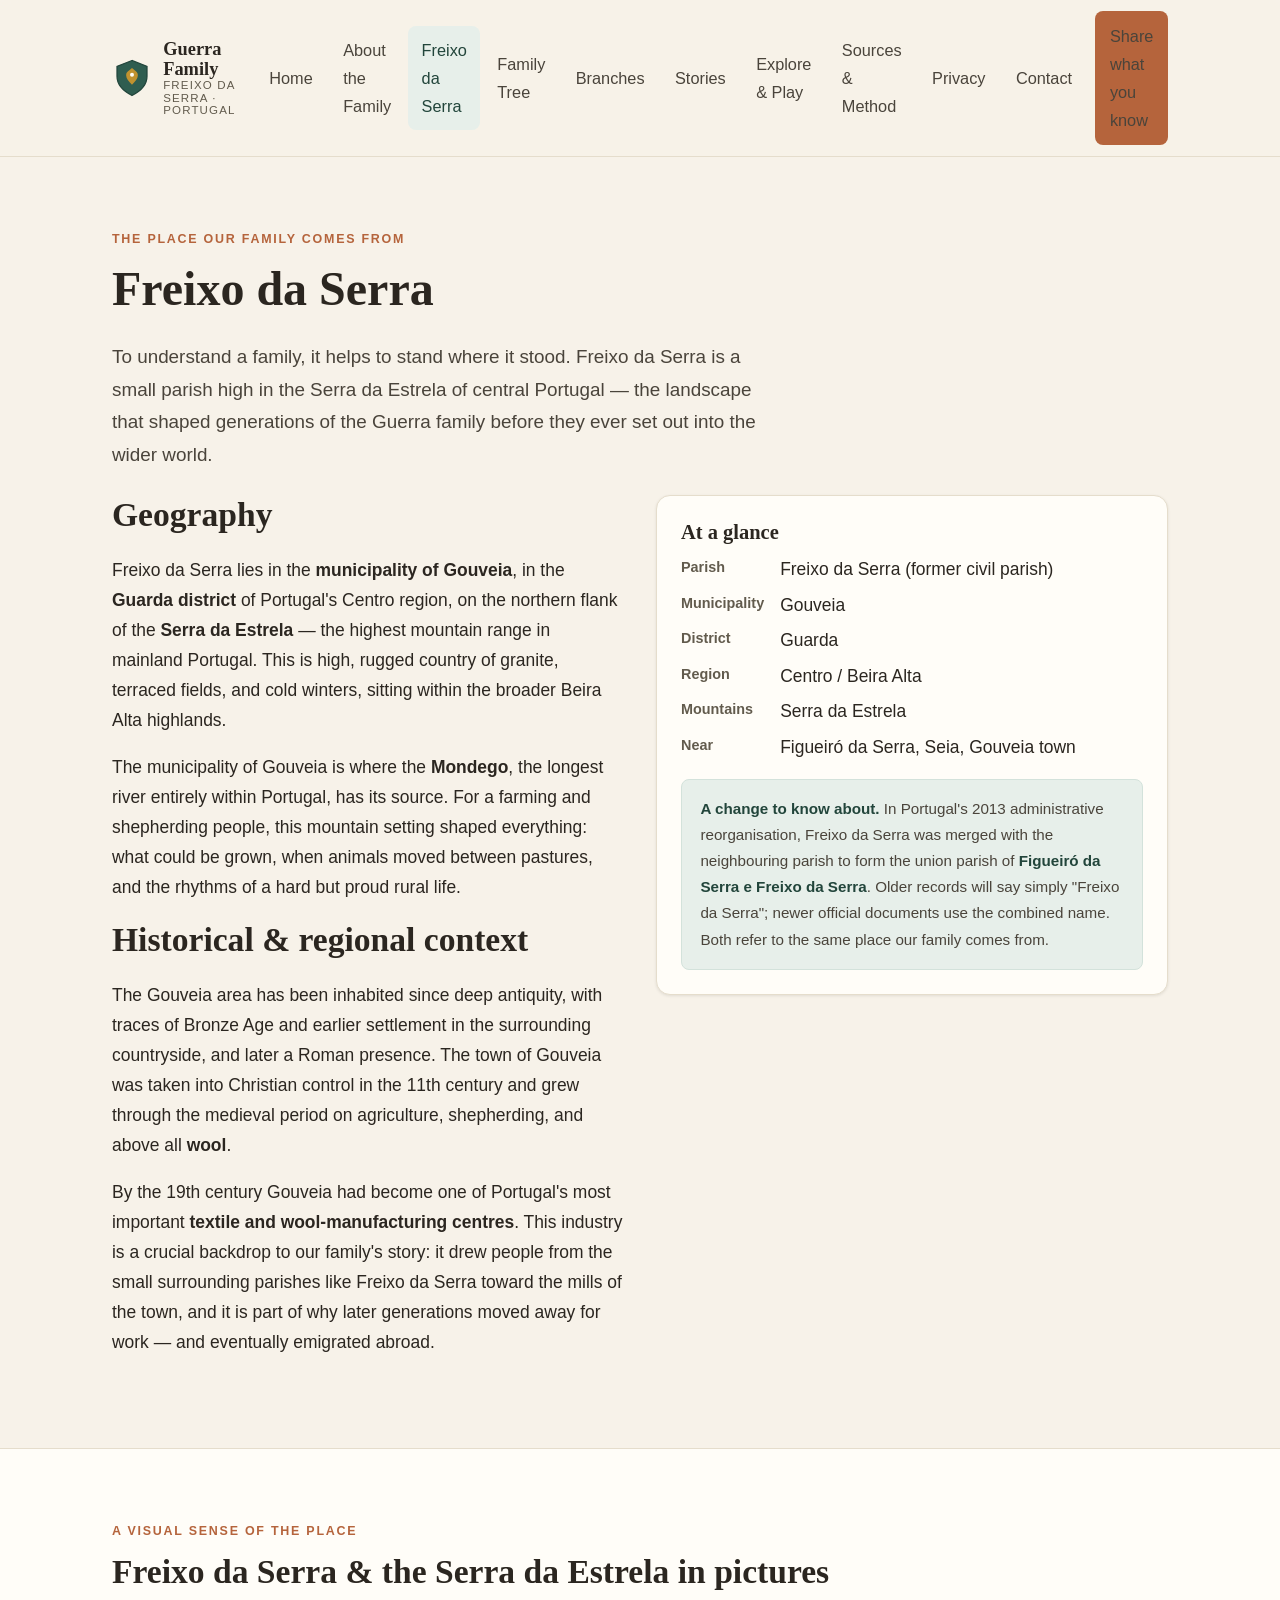
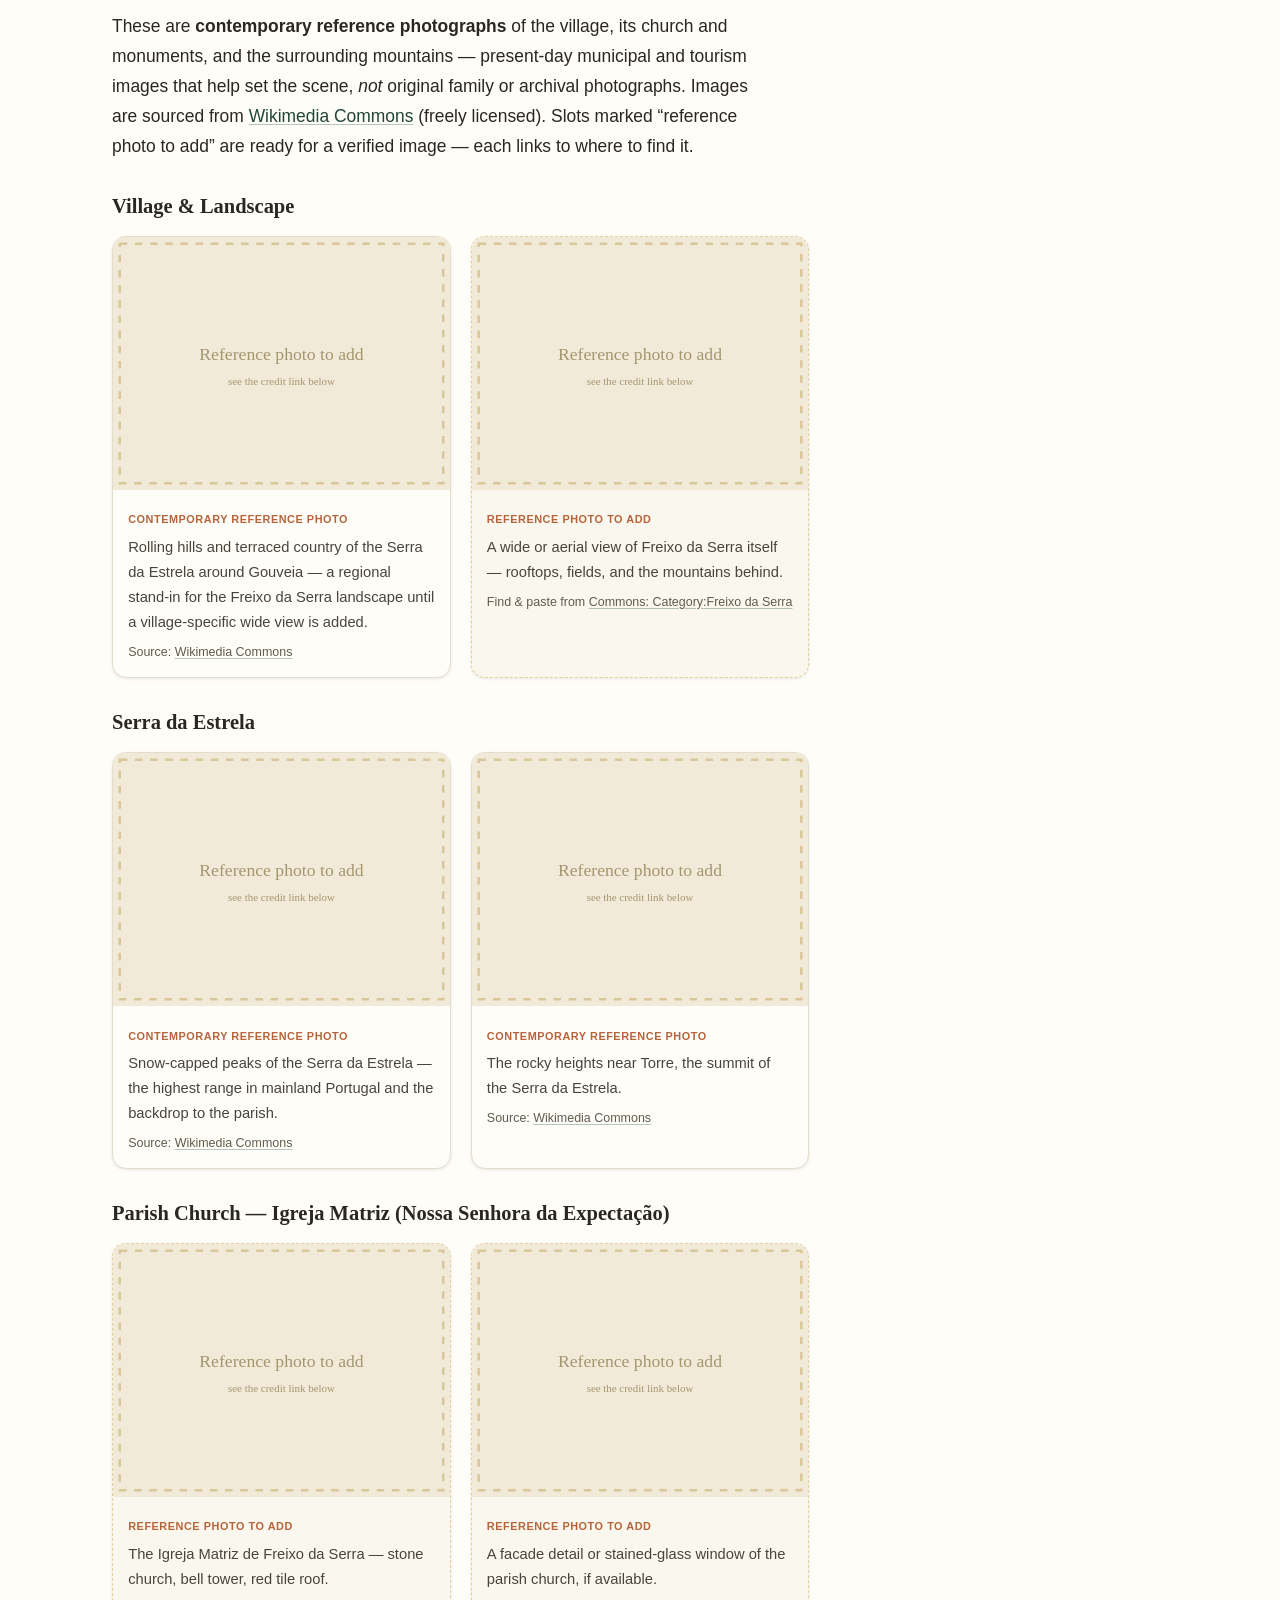
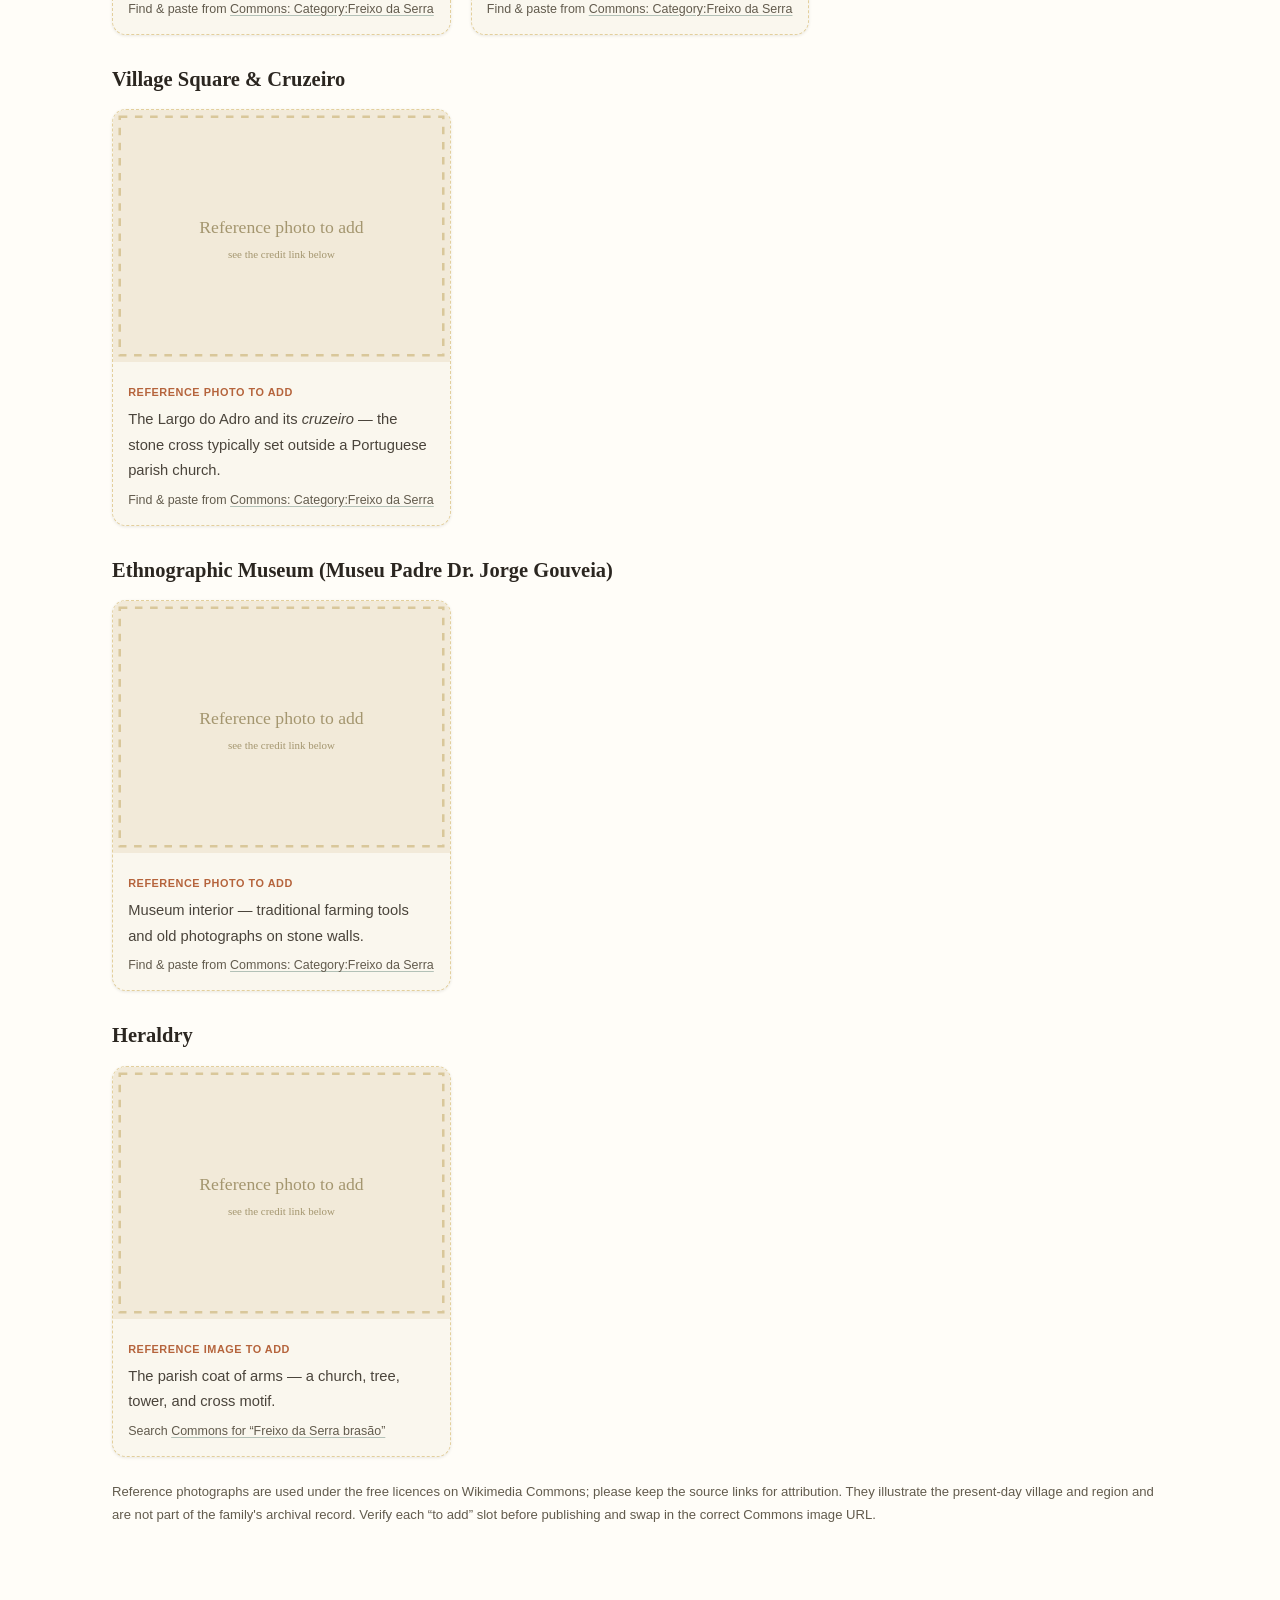
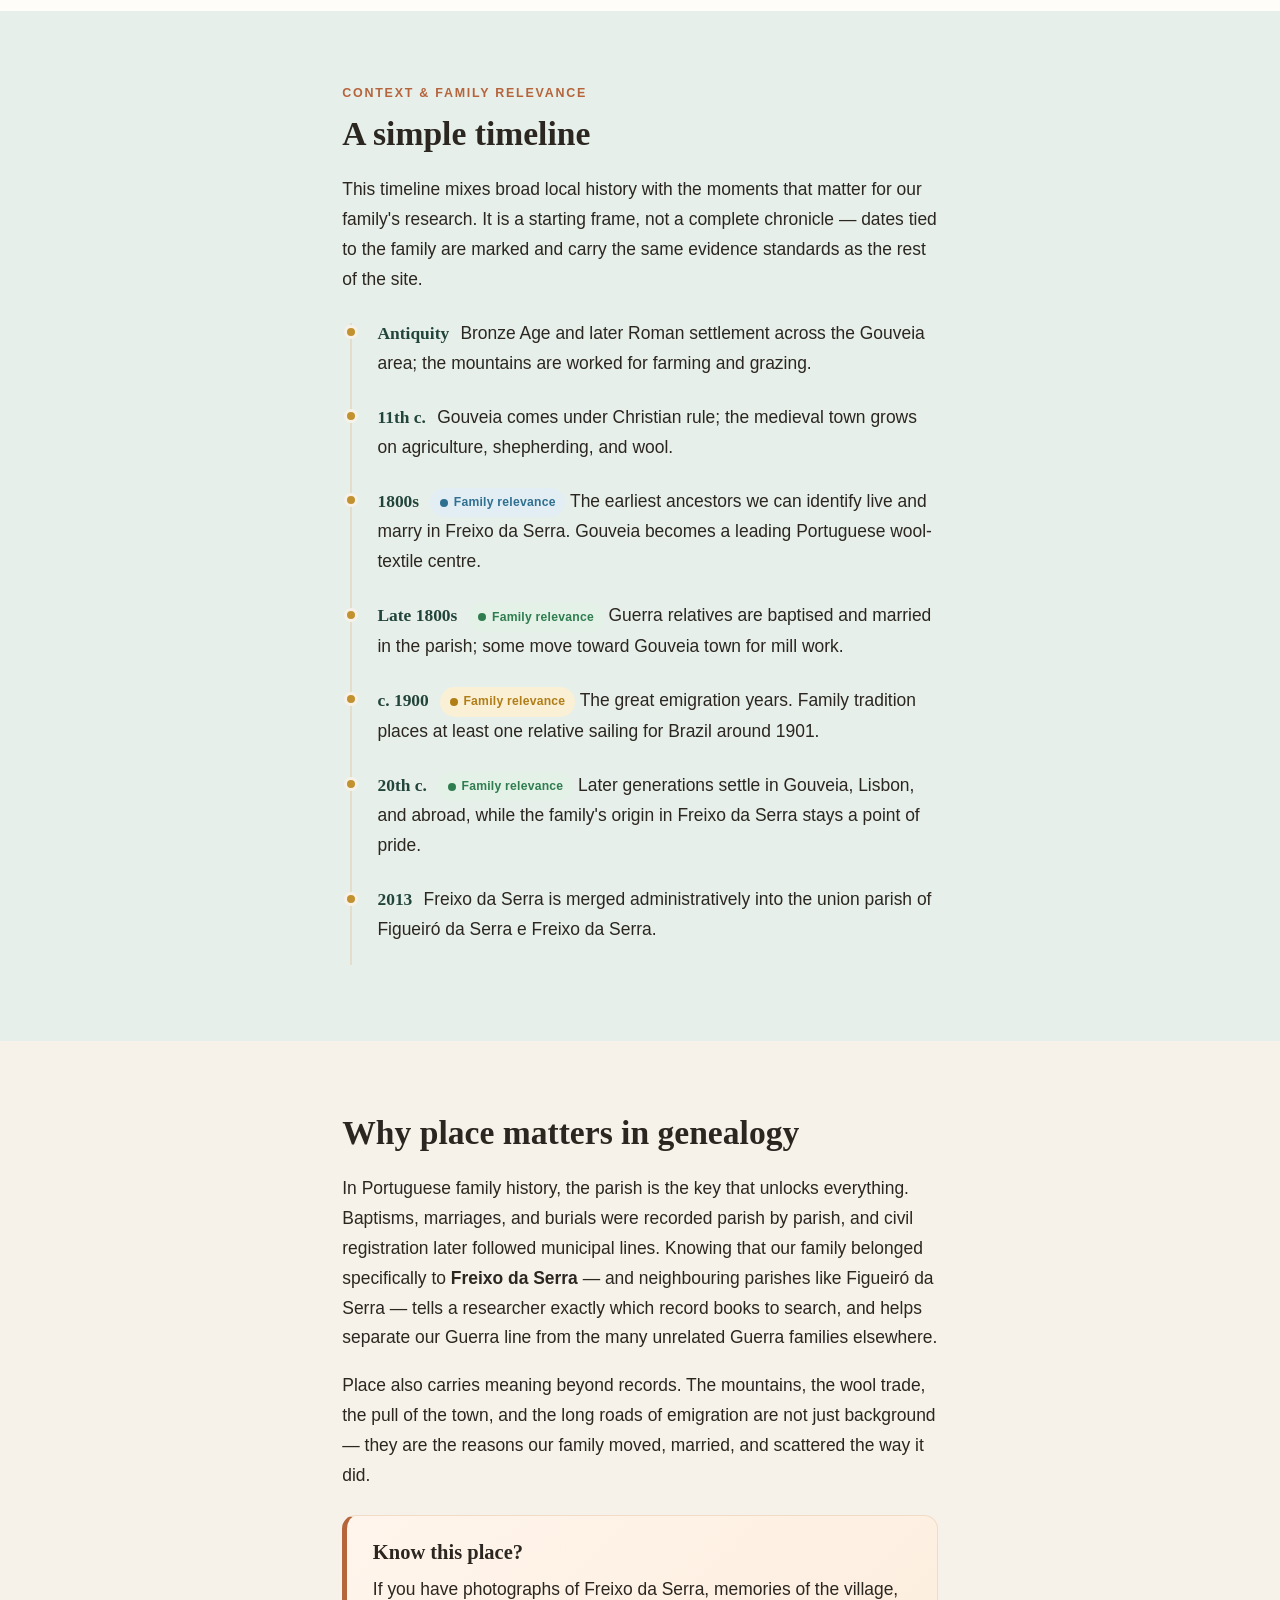
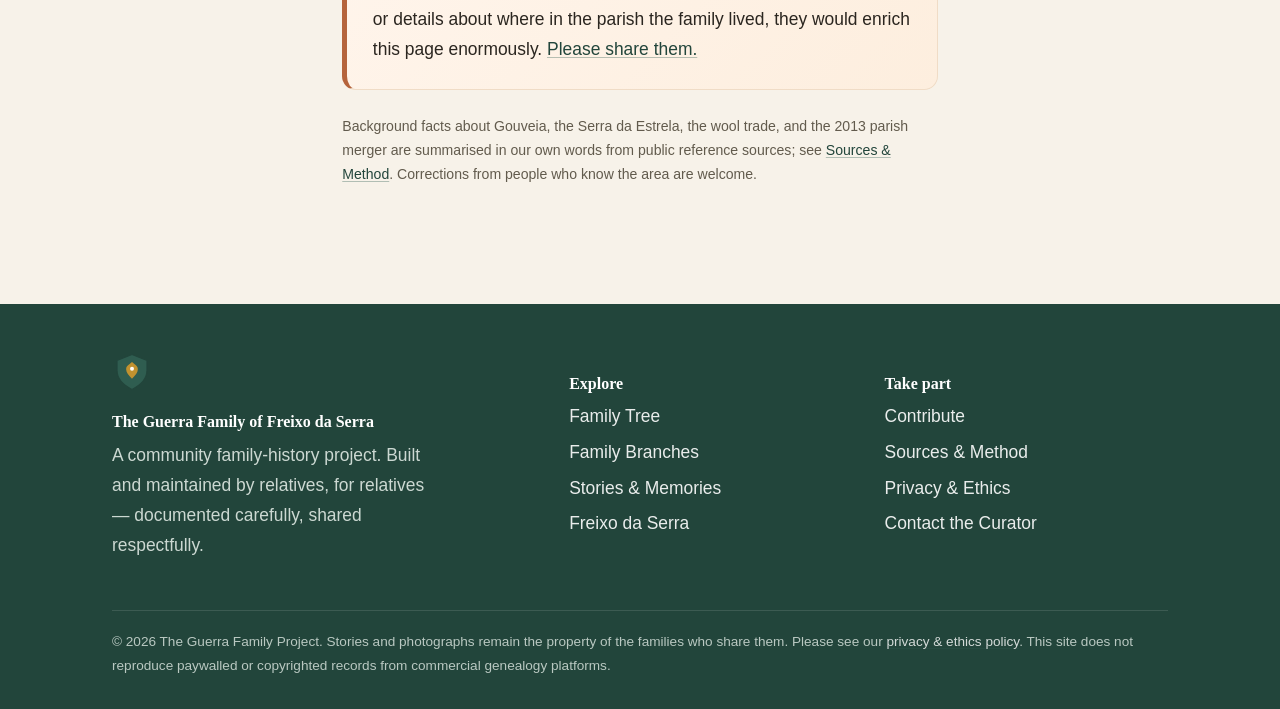
<file: freixo-da-serra.html>
<!doctype html>
<html lang="en">
<head>
  <meta charset="utf-8">
  <meta name="viewport" content="width=device-width, initial-scale=1">
  <title>Freixo da Serra — The Place Our Family Comes From</title>
  <meta name="description" content="The geography and history of Freixo da Serra in the municipality of Gouveia, Guarda district, Portugal — and why place matters in genealogy.">
  <link rel="icon" href="data:image/svg+xml,%3Csvg xmlns='http://www.w3.org/2000/svg' viewBox='0 0 48 48'%3E%3Cpath d='M24 3 6 10v12c0 11 8 18 18 23 10-5 18-12 18-23V10z' fill='%232f5d50'/%3E%3C/svg%3E">
  <link rel="stylesheet" href="assets/css/styles.css">
</head>
<body data-page="freixo">
  <a class="skip-link" href="#main">Skip to content</a>
  <div id="site-header"></div>

  <main id="main">
    <section class="section">
      <div class="wrap">
        <div class="measure">
          <p class="eyebrow">The place our family comes from</p>
          <h1>Freixo da Serra</h1>
          <p class="lead">To understand a family, it helps to stand where it stood. Freixo da Serra is a
             small parish high in the Serra da Estrela of central Portugal — the landscape that shaped
             generations of the Guerra family before they ever set out into the wider world.</p>
        </div>

        <div class="grid grid-2" style="margin-top:1.5rem;gap:2rem;align-items:start">
          <div class="measure">
            <h2>Geography</h2>
            <p>Freixo da Serra lies in the <strong>municipality of Gouveia</strong>, in the
               <strong>Guarda district</strong> of Portugal's Centro region, on the northern flank of the
               <strong>Serra da Estrela</strong> — the highest mountain range in mainland Portugal. This is
               high, rugged country of granite, terraced fields, and cold winters, sitting within the
               broader Beira Alta highlands.</p>
            <p>The municipality of Gouveia is where the <strong>Mondego</strong>, the longest river entirely
               within Portugal, has its source. For a farming and shepherding people, this mountain
               setting shaped everything: what could be grown, when animals moved between pastures, and
               the rhythms of a hard but proud rural life.</p>

            <h2>Historical &amp; regional context</h2>
            <p>The Gouveia area has been inhabited since deep antiquity, with traces of Bronze Age and
               earlier settlement in the surrounding countryside, and later a Roman presence. The town of
               Gouveia was taken into Christian control in the 11th century and grew through the medieval
               period on agriculture, shepherding, and above all <strong>wool</strong>.</p>
            <p>By the 19th century Gouveia had become one of Portugal's most important
               <strong>textile and wool-manufacturing centres</strong>. This industry is a crucial backdrop
               to our family's story: it drew people from the small surrounding parishes like Freixo da
               Serra toward the mills of the town, and it is part of why later generations moved away for
               work — and eventually emigrated abroad.</p>
          </div>

          <aside class="card" style="align-self:start">
            <h3 class="mt-0">At a glance</h3>
            <dl class="kv" style="grid-template-columns:auto 1fr">
              <dt>Parish</dt><dd>Freixo da Serra (former civil parish)</dd>
              <dt>Municipality</dt><dd>Gouveia</dd>
              <dt>District</dt><dd>Guarda</dd>
              <dt>Region</dt><dd>Centro / Beira Alta</dd>
              <dt>Mountains</dt><dd>Serra da Estrela</dd>
              <dt>Near</dt><dd>Figueiró da Serra, Seia, Gouveia town</dd>
            </dl>
            <div class="note" style="margin-top:1rem">
              <strong>A change to know about.</strong> In Portugal's 2013 administrative reorganisation,
              Freixo da Serra was merged with the neighbouring parish to form the union parish of
              <strong>Figueiró da Serra e Freixo da Serra</strong>. Older records will say simply "Freixo
              da Serra"; newer official documents use the combined name. Both refer to the same place our
              family comes from.
            </div>
          </aside>
        </div>
      </div>
    </section>

    <!-- IMAGE GALLERY — contemporary reference photos (Wikimedia Commons) -->
    <style>
      /* Scoped gallery styles; reuse the site's existing colour tokens. */
      .gallery-grid{display:grid;grid-template-columns:repeat(auto-fill,minmax(260px,1fr));gap:1.25rem;margin-top:1.1rem}
      .gallery figure{margin:0;background:var(--paper);border:1px solid var(--line);border-radius:var(--radius);overflow:hidden;box-shadow:var(--shadow-sm);display:flex;flex-direction:column;max-width:520px}
      .gallery img{width:100%;aspect-ratio:4/3;object-fit:cover;background:#f2ead9;display:block}
      .gallery figcaption{padding:.85rem .95rem}
      .gallery .ref{display:inline-block;font-size:.68rem;font-weight:700;letter-spacing:.05em;text-transform:uppercase;color:var(--terracotta);margin-bottom:.35rem}
      .gallery .cap{color:var(--ink-soft);font-size:.92rem;margin:0 0 .4rem}
      .gallery .credit{color:var(--muted);font-size:.78rem;margin:0}
      .gallery .credit a{color:var(--muted)}
      .gallery figure.todo{background:#faf7ee;border-style:dashed;border-color:#e3cf9c}
      .gallery h3{margin:2rem 0 .2rem}
    </style>
    <section class="section section--paper" style="border-top:1px solid var(--line)">
      <div class="wrap">
        <p class="eyebrow">A visual sense of the place</p>
        <h2>Freixo da Serra &amp; the Serra da Estrela in pictures</h2>
        <p class="measure">These are <strong>contemporary reference photographs</strong> of the village, its
           church and monuments, and the surrounding mountains — present-day municipal and tourism images that
           help set the scene, <em>not</em> original family or archival photographs. Images are sourced from
           <a href="https://commons.wikimedia.org/wiki/Category:Freixo_da_Serra">Wikimedia Commons</a> (freely
           licensed). Slots marked “reference photo to add” are ready for a verified image — each links to
           where to find it.</p>

        <div class="gallery">

          <h3>Village &amp; Landscape</h3>
          <div class="gallery-grid">
            <figure>
              <img loading="lazy"
                   src="https://commons.wikimedia.org/wiki/Special:FilePath/Covilha,_view_from_Serra_da_Estrela.jpg?width=1024"
                   alt="Wide view over the hills and valleys of the Serra da Estrela near Gouveia, with fields and distant mountains.">
              <figcaption>
                <span class="ref">Contemporary reference photo</span>
                <p class="cap">Rolling hills and terraced country of the Serra da Estrela around Gouveia — a regional stand-in for the Freixo da Serra landscape until a village-specific wide view is added.</p>
                <p class="credit">Source: <a href="https://commons.wikimedia.org/wiki/File:Covilha,_view_from_Serra_da_Estrela.jpg">Wikimedia Commons</a></p>
              </figcaption>
            </figure>
            <!-- Freixo-specific aerial/wide view: verify a file in the Commons category and paste its URL below. -->
            <figure class="todo">
              <img data-todo alt="Aerial or wide-angle view of Freixo da Serra village showing rooftops, fields, and the Serra da Estrela behind.">
              <figcaption>
                <span class="ref">Reference photo to add</span>
                <p class="cap">A wide or aerial view of Freixo da Serra itself — rooftops, fields, and the mountains behind.</p>
                <p class="credit">Find &amp; paste from <a href="https://commons.wikimedia.org/wiki/Category:Freixo_da_Serra">Commons: Category:Freixo&nbsp;da&nbsp;Serra</a></p>
                <!-- Replace the img above with, e.g.:
                     <img loading="lazy" src="https://commons.wikimedia.org/wiki/Special:FilePath/FILE_NAME.jpg?width=1024" alt="Freixo da Serra village, wide view"> -->
              </figcaption>
            </figure>
          </div>

          <h3>Serra da Estrela</h3>
          <div class="gallery-grid">
            <figure>
              <img loading="lazy"
                   src="https://commons.wikimedia.org/wiki/Special:FilePath/Serra_da_Estrela_Nevada.JPG?width=1024"
                   alt="Snow-covered peaks and rocky terrain of the Serra da Estrela mountain range in winter.">
              <figcaption>
                <span class="ref">Contemporary reference photo</span>
                <p class="cap">Snow-capped peaks of the Serra da Estrela — the highest range in mainland Portugal and the backdrop to the parish.</p>
                <p class="credit">Source: <a href="https://commons.wikimedia.org/wiki/File:Serra_da_Estrela_Nevada.JPG">Wikimedia Commons</a></p>
              </figcaption>
            </figure>
            <figure>
              <img loading="lazy"
                   src="https://commons.wikimedia.org/wiki/Special:FilePath/Torre-Serra_da_Estrela.JPG?width=1024"
                   alt="Rocky high-altitude terrain near Torre, the highest point of the Serra da Estrela.">
              <figcaption>
                <span class="ref">Contemporary reference photo</span>
                <p class="cap">The rocky heights near Torre, the summit of the Serra da Estrela.</p>
                <p class="credit">Source: <a href="https://commons.wikimedia.org/wiki/File:Torre-Serra_da_Estrela.JPG">Wikimedia Commons</a></p>
              </figcaption>
            </figure>
          </div>

          <h3>Parish Church — Igreja Matriz (Nossa Senhora da Expectação)</h3>
          <div class="gallery-grid">
            <figure class="todo">
              <img data-todo alt="Stone parish church of Freixo da Serra with bell tower and red tile roof.">
              <figcaption>
                <span class="ref">Reference photo to add</span>
                <p class="cap">The Igreja Matriz de Freixo da Serra — stone church, bell tower, red tile roof.</p>
                <p class="credit">Find &amp; paste from <a href="https://commons.wikimedia.org/wiki/Category:Freixo_da_Serra">Commons: Category:Freixo&nbsp;da&nbsp;Serra</a></p>
                <!-- <img loading="lazy" src="https://commons.wikimedia.org/wiki/Special:FilePath/FILE_NAME.jpg?width=1024" alt="Igreja Matriz de Freixo da Serra"> -->
              </figcaption>
            </figure>
            <figure class="todo">
              <img data-todo alt="Detail of the church facade or a stained-glass window at Freixo da Serra.">
              <figcaption>
                <span class="ref">Reference photo to add</span>
                <p class="cap">A facade detail or stained-glass window of the parish church, if available.</p>
                <p class="credit">Find &amp; paste from <a href="https://commons.wikimedia.org/wiki/Category:Freixo_da_Serra">Commons: Category:Freixo&nbsp;da&nbsp;Serra</a></p>
              </figcaption>
            </figure>
          </div>

          <h3>Village Square &amp; Cruzeiro</h3>
          <div class="gallery-grid">
            <figure class="todo">
              <img data-todo alt="Largo do Adro village square at Freixo da Serra with the stone cruzeiro (memorial cross) outside the church.">
              <figcaption>
                <span class="ref">Reference photo to add</span>
                <p class="cap">The Largo do Adro and its <em>cruzeiro</em> — the stone cross typically set outside a Portuguese parish church.</p>
                <p class="credit">Find &amp; paste from <a href="https://commons.wikimedia.org/wiki/Category:Freixo_da_Serra">Commons: Category:Freixo&nbsp;da&nbsp;Serra</a></p>
              </figcaption>
            </figure>
          </div>

          <h3>Ethnographic Museum (Museu Padre Dr. Jorge Gouveia)</h3>
          <div class="gallery-grid">
            <figure class="todo">
              <img data-todo alt="Interior of the Freixo da Serra ethnographic museum with traditional agricultural tools and old photographs displayed on stone walls.">
              <figcaption>
                <span class="ref">Reference photo to add</span>
                <p class="cap">Museum interior — traditional farming tools and old photographs on stone walls.</p>
                <p class="credit">Find &amp; paste from <a href="https://commons.wikimedia.org/wiki/Category:Freixo_da_Serra">Commons: Category:Freixo&nbsp;da&nbsp;Serra</a></p>
              </figcaption>
            </figure>
          </div>

          <h3>Heraldry</h3>
          <div class="gallery-grid">
            <figure class="todo">
              <img data-todo alt="Coat of arms / heraldic shield of Freixo da Serra featuring a church, tree, tower, and cross.">
              <figcaption>
                <span class="ref">Reference image to add</span>
                <p class="cap">The parish coat of arms — a church, tree, tower, and cross motif.</p>
                <p class="credit">Search <a href="https://commons.wikimedia.org/w/index.php?search=Freixo%20da%20Serra%20bras%C3%A3o&title=Special:MediaSearch&type=image">Commons for “Freixo da Serra brasão”</a></p>
              </figcaption>
            </figure>
          </div>

        </div>

        <p class="muted" style="font-size:.82rem;margin-top:1.5rem">Reference photographs are used under the free
           licences on Wikimedia Commons; please keep the source links for attribution. They illustrate the
           present-day village and region and are not part of the family's archival record. Verify each “to add”
           slot before publishing and swap in the correct Commons image URL.</p>
      </div>
    </section>
    <script>
      /* Fill "to add" slots with a tidy placeholder, and fall back to the same
         placeholder if any remote image fails to load — so the layout never breaks. */
      (function () {
        var PH = "data:image/svg+xml," + encodeURIComponent(
          '<svg xmlns="http://www.w3.org/2000/svg" width="400" height="300">' +
          '<rect width="400" height="300" fill="#f2ead9"/>' +
          '<rect x="8" y="8" width="384" height="284" fill="none" stroke="#d9c79a" stroke-width="3" stroke-dasharray="9 9"/>' +
          '<g fill="#a4966f" text-anchor="middle" font-family="Georgia, serif">' +
          '<text x="200" y="146" font-size="21">Reference photo to add</text>' +
          '<text x="200" y="176" font-size="13">see the credit link below</text></g></svg>');
        document.querySelectorAll('.gallery img').forEach(function (img) {
          img.addEventListener('error', function () { if (img.src !== PH) img.src = PH; });
          if (img.hasAttribute('data-todo')) img.src = PH;
        });
      })();
    </script>

    <!-- TIMELINE -->
    <section class="section section--tint">
      <div class="wrap measure">
        <p class="eyebrow">Context &amp; family relevance</p>
        <h2>A simple timeline</h2>
        <p>This timeline mixes broad local history with the moments that matter for our family's research.
           It is a starting frame, not a complete chronicle — dates tied to the family are marked and
           carry the same evidence standards as the rest of the site.</p>
        <ul class="timeline" style="margin-top:1.5rem">
          <li><span class="yr">Antiquity</span> Bronze Age and later Roman settlement across the Gouveia area; the mountains are worked for farming and grazing.</li>
          <li><span class="yr">11th c.</span> Gouveia comes under Christian rule; the medieval town grows on agriculture, shepherding, and wool.</li>
          <li><span class="yr">1800s</span> <span class="tag tag--likely">Family relevance</span> The earliest ancestors we can identify live and marry in Freixo da Serra. Gouveia becomes a leading Portuguese wool-textile centre.</li>
          <li><span class="yr">Late 1800s</span> <span class="tag tag--confirmed">Family relevance</span> Guerra relatives are baptised and married in the parish; some move toward Gouveia town for mill work.</li>
          <li><span class="yr">c. 1900</span> <span class="tag tag--unverified">Family relevance</span> The great emigration years. Family tradition places at least one relative sailing for Brazil around 1901.</li>
          <li><span class="yr">20th c.</span> <span class="tag tag--confirmed">Family relevance</span> Later generations settle in Gouveia, Lisbon, and abroad, while the family's origin in Freixo da Serra stays a point of pride.</li>
          <li><span class="yr">2013</span> Freixo da Serra is merged administratively into the union parish of Figueiró da Serra e Freixo da Serra.</li>
        </ul>
      </div>
    </section>

    <!-- WHY PLACE MATTERS -->
    <section class="section">
      <div class="wrap measure">
        <h2>Why place matters in genealogy</h2>
        <p>In Portuguese family history, the parish is the key that unlocks everything. Baptisms,
           marriages, and burials were recorded parish by parish, and civil registration later followed
           municipal lines. Knowing that our family belonged specifically to <strong>Freixo da Serra</strong>
           — and neighbouring parishes like Figueiró da Serra — tells a researcher exactly which record
           books to search, and helps separate our Guerra line from the many unrelated Guerra families
           elsewhere.</p>
        <p>Place also carries meaning beyond records. The mountains, the wool trade, the pull of the town,
           and the long roads of emigration are not just background — they are the reasons our family
           moved, married, and scattered the way it did.</p>
        <div class="callout" style="margin-top:1.5rem">
          <h3>Know this place?</h3>
          <p class="mb-0">If you have photographs of Freixo da Serra, memories of the village, or details
             about where in the parish the family lived, they would enrich this page enormously.
             <a href="contribute.html">Please share them.</a></p>
        </div>
        <p class="muted" style="margin-top:1.5rem;font-size:.88rem">Background facts about Gouveia, the
           Serra da Estrela, the wool trade, and the 2013 parish merger are summarised in our own words
           from public reference sources; see <a href="sources.html">Sources &amp; Method</a>. Corrections
           from people who know the area are welcome.</p>
      </div>
    </section>
  </main>

  <div id="site-footer"></div>
  <script src="assets/js/main.js"></script>
</body>
</html>
</file>
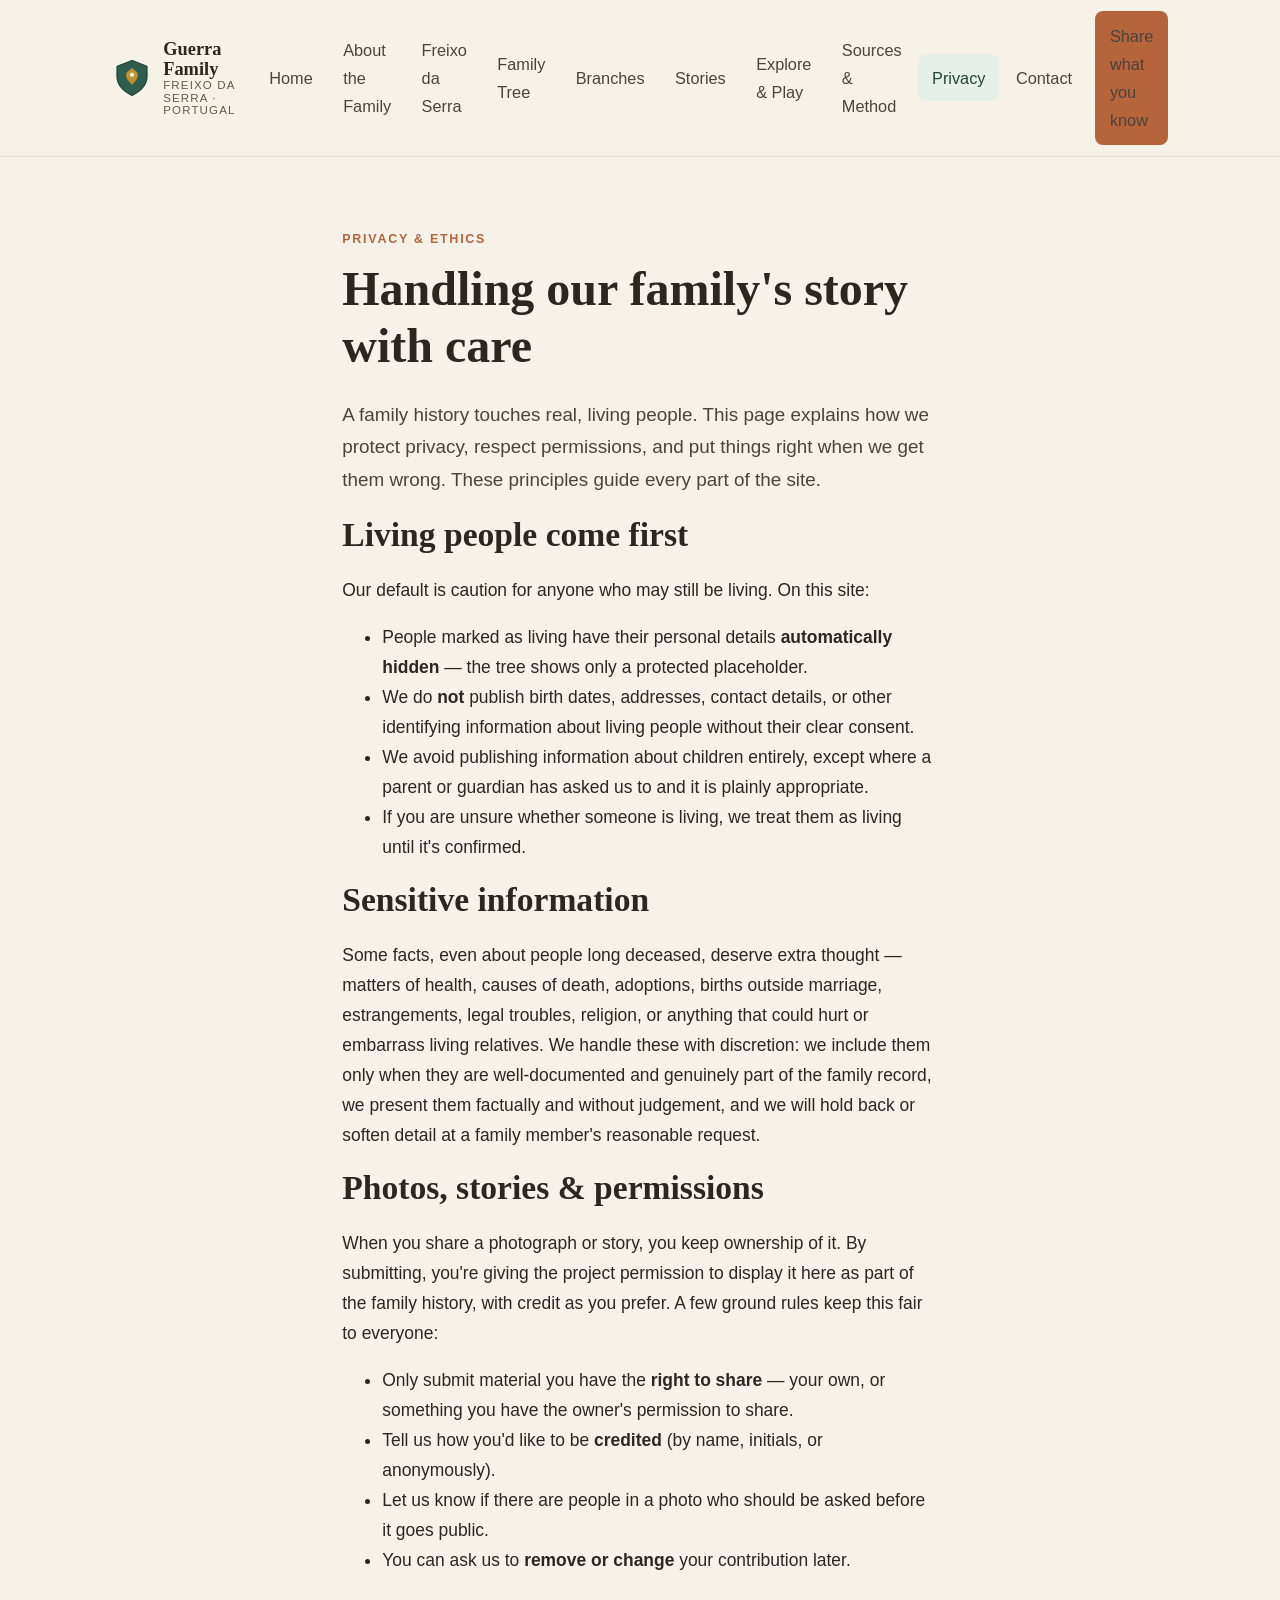
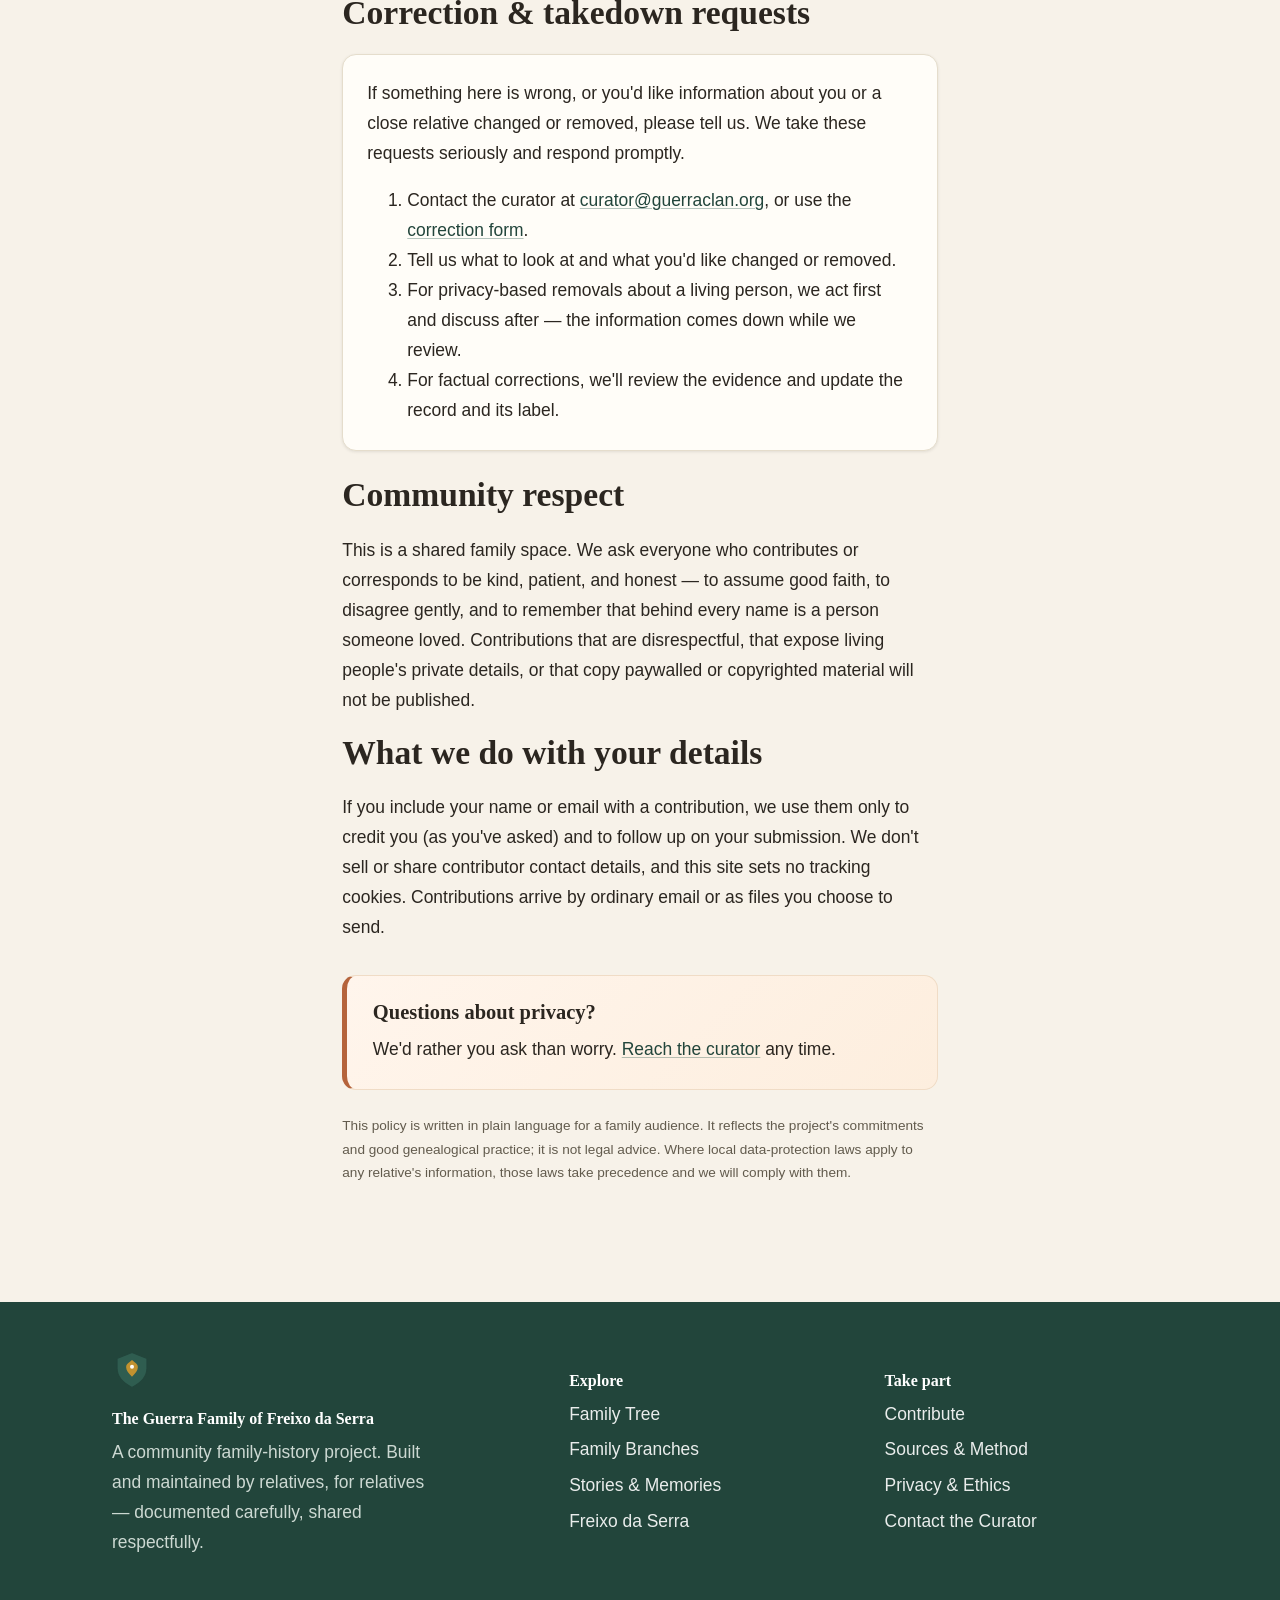
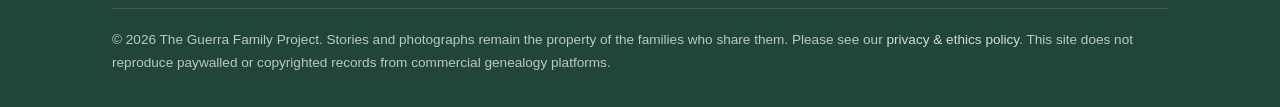
<file: privacy.html>
<!doctype html>
<html lang="en">
<head>
  <meta charset="utf-8">
  <meta name="viewport" content="width=device-width, initial-scale=1">
  <title>Privacy &amp; Ethics — The Guerra Family of Freixo da Serra</title>
  <meta name="description" content="Privacy and ethics policy for the Guerra family project: protecting living people, sensitive information, photo and story permissions, takedown requests, and community respect.">
  <link rel="icon" href="data:image/svg+xml,%3Csvg xmlns='http://www.w3.org/2000/svg' viewBox='0 0 48 48'%3E%3Cpath d='M24 3 6 10v12c0 11 8 18 18 23 10-5 18-12 18-23V10z' fill='%232f5d50'/%3E%3C/svg%3E">
  <link rel="stylesheet" href="assets/css/styles.css">
</head>
<body data-page="privacy">
  <a class="skip-link" href="#main">Skip to content</a>
  <div id="site-header"></div>

  <main id="main">
    <section class="section">
      <div class="wrap measure">
        <p class="eyebrow">Privacy &amp; ethics</p>
        <h1>Handling our family's story with care</h1>
        <p class="lead">A family history touches real, living people. This page explains how we protect
           privacy, respect permissions, and put things right when we get them wrong. These principles guide
           every part of the site.</p>

        <h2>Living people come first</h2>
        <p>Our default is caution for anyone who may still be living. On this site:</p>
        <ul>
          <li>People marked as living have their personal details <strong>automatically hidden</strong> — the
              tree shows only a protected placeholder.</li>
          <li>We do <strong>not</strong> publish birth dates, addresses, contact details, or other identifying
              information about living people without their clear consent.</li>
          <li>We avoid publishing information about children entirely, except where a parent or guardian has
              asked us to and it is plainly appropriate.</li>
          <li>If you are unsure whether someone is living, we treat them as living until it's confirmed.</li>
        </ul>

        <h2>Sensitive information</h2>
        <p>Some facts, even about people long deceased, deserve extra thought — matters of health, causes of
           death, adoptions, births outside marriage, estrangements, legal troubles, religion, or anything
           that could hurt or embarrass living relatives. We handle these with discretion: we include them
           only when they are well-documented and genuinely part of the family record, we present them
           factually and without judgement, and we will hold back or soften detail at a family member's
           reasonable request.</p>

        <h2>Photos, stories &amp; permissions</h2>
        <p>When you share a photograph or story, you keep ownership of it. By submitting, you're giving the
           project permission to display it here as part of the family history, with credit as you prefer.
           A few ground rules keep this fair to everyone:</p>
        <ul>
          <li>Only submit material you have the <strong>right to share</strong> — your own, or something you
              have the owner's permission to share.</li>
          <li>Tell us how you'd like to be <strong>credited</strong> (by name, initials, or anonymously).</li>
          <li>Let us know if there are people in a photo who should be asked before it goes public.</li>
          <li>You can ask us to <strong>remove or change</strong> your contribution later.</li>
        </ul>

        <h2>Correction &amp; takedown requests</h2>
        <div class="card" style="margin:.5rem 0 1.5rem">
          <p class="mt-0">If something here is wrong, or you'd like information about you or a close relative
             changed or removed, please tell us. We take these requests seriously and respond promptly.</p>
          <ol style="margin-bottom:0">
            <li>Contact the curator at <a data-curator-email href="#">the curator address</a>, or use the
                <a href="contribute.html#panel-correction">correction form</a>.</li>
            <li>Tell us what to look at and what you'd like changed or removed.</li>
            <li>For privacy-based removals about a living person, we act first and discuss after — the
                information comes down while we review.</li>
            <li>For factual corrections, we'll review the evidence and update the record and its label.</li>
          </ol>
        </div>

        <h2>Community respect</h2>
        <p>This is a shared family space. We ask everyone who contributes or corresponds to be kind, patient,
           and honest — to assume good faith, to disagree gently, and to remember that behind every name is a
           person someone loved. Contributions that are disrespectful, that expose living people's private
           details, or that copy paywalled or copyrighted material will not be published.</p>

        <h2>What we do with your details</h2>
        <p>If you include your name or email with a contribution, we use them only to credit you (as you've
           asked) and to follow up on your submission. We don't sell or share contributor contact details,
           and this site sets no tracking cookies. Contributions arrive by ordinary email or as files you
           choose to send.</p>

        <div class="callout" style="margin-top:2rem">
          <h3>Questions about privacy?</h3>
          <p class="mb-0">We'd rather you ask than worry. <a href="contact.html">Reach the curator</a> any time.</p>
        </div>

        <p class="muted" style="font-size:.85rem;margin-top:1.5rem">This policy is written in plain language
           for a family audience. It reflects the project's commitments and good genealogical practice; it is
           not legal advice. Where local data-protection laws apply to any relative's information, those laws
           take precedence and we will comply with them.</p>
      </div>
    </section>
  </main>

  <div id="site-footer"></div>
  <script src="assets/js/main.js"></script>
  <script src="assets/js/forms.js"></script>
</body>
</html>
</file>
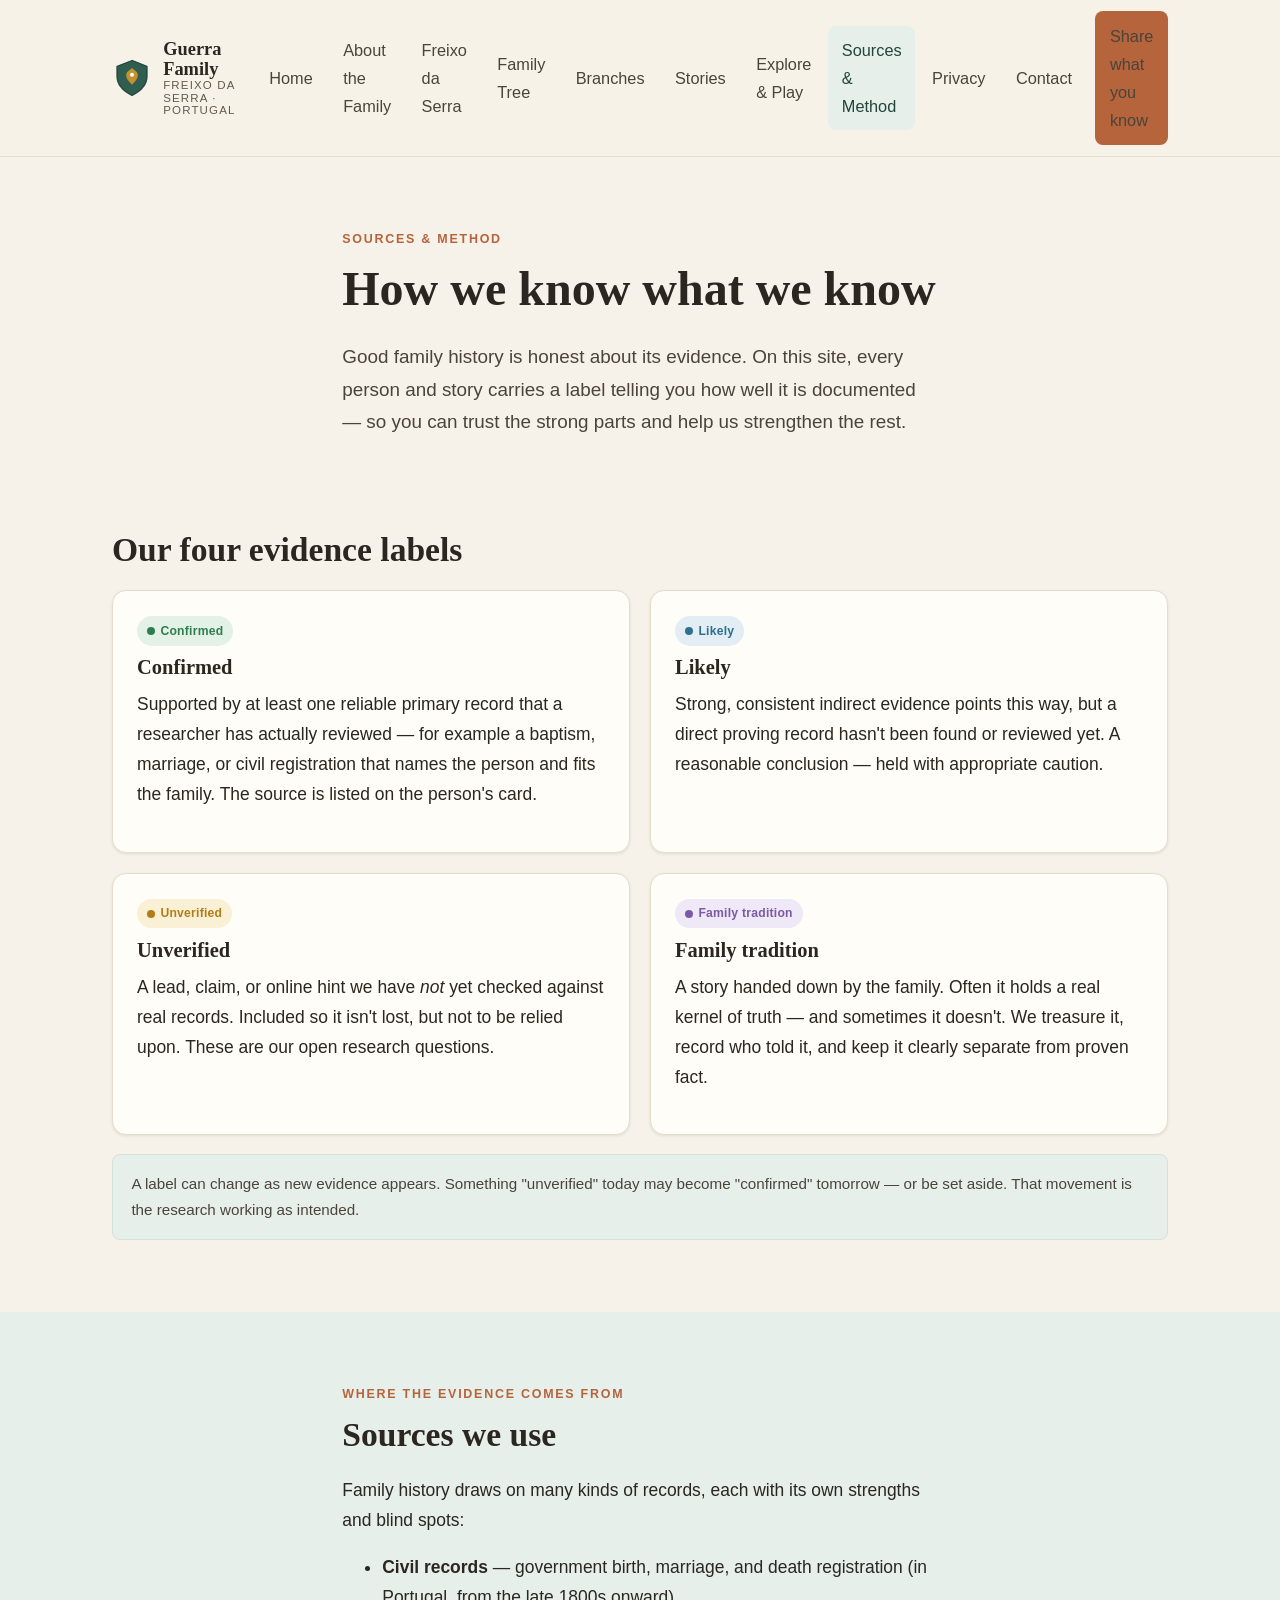
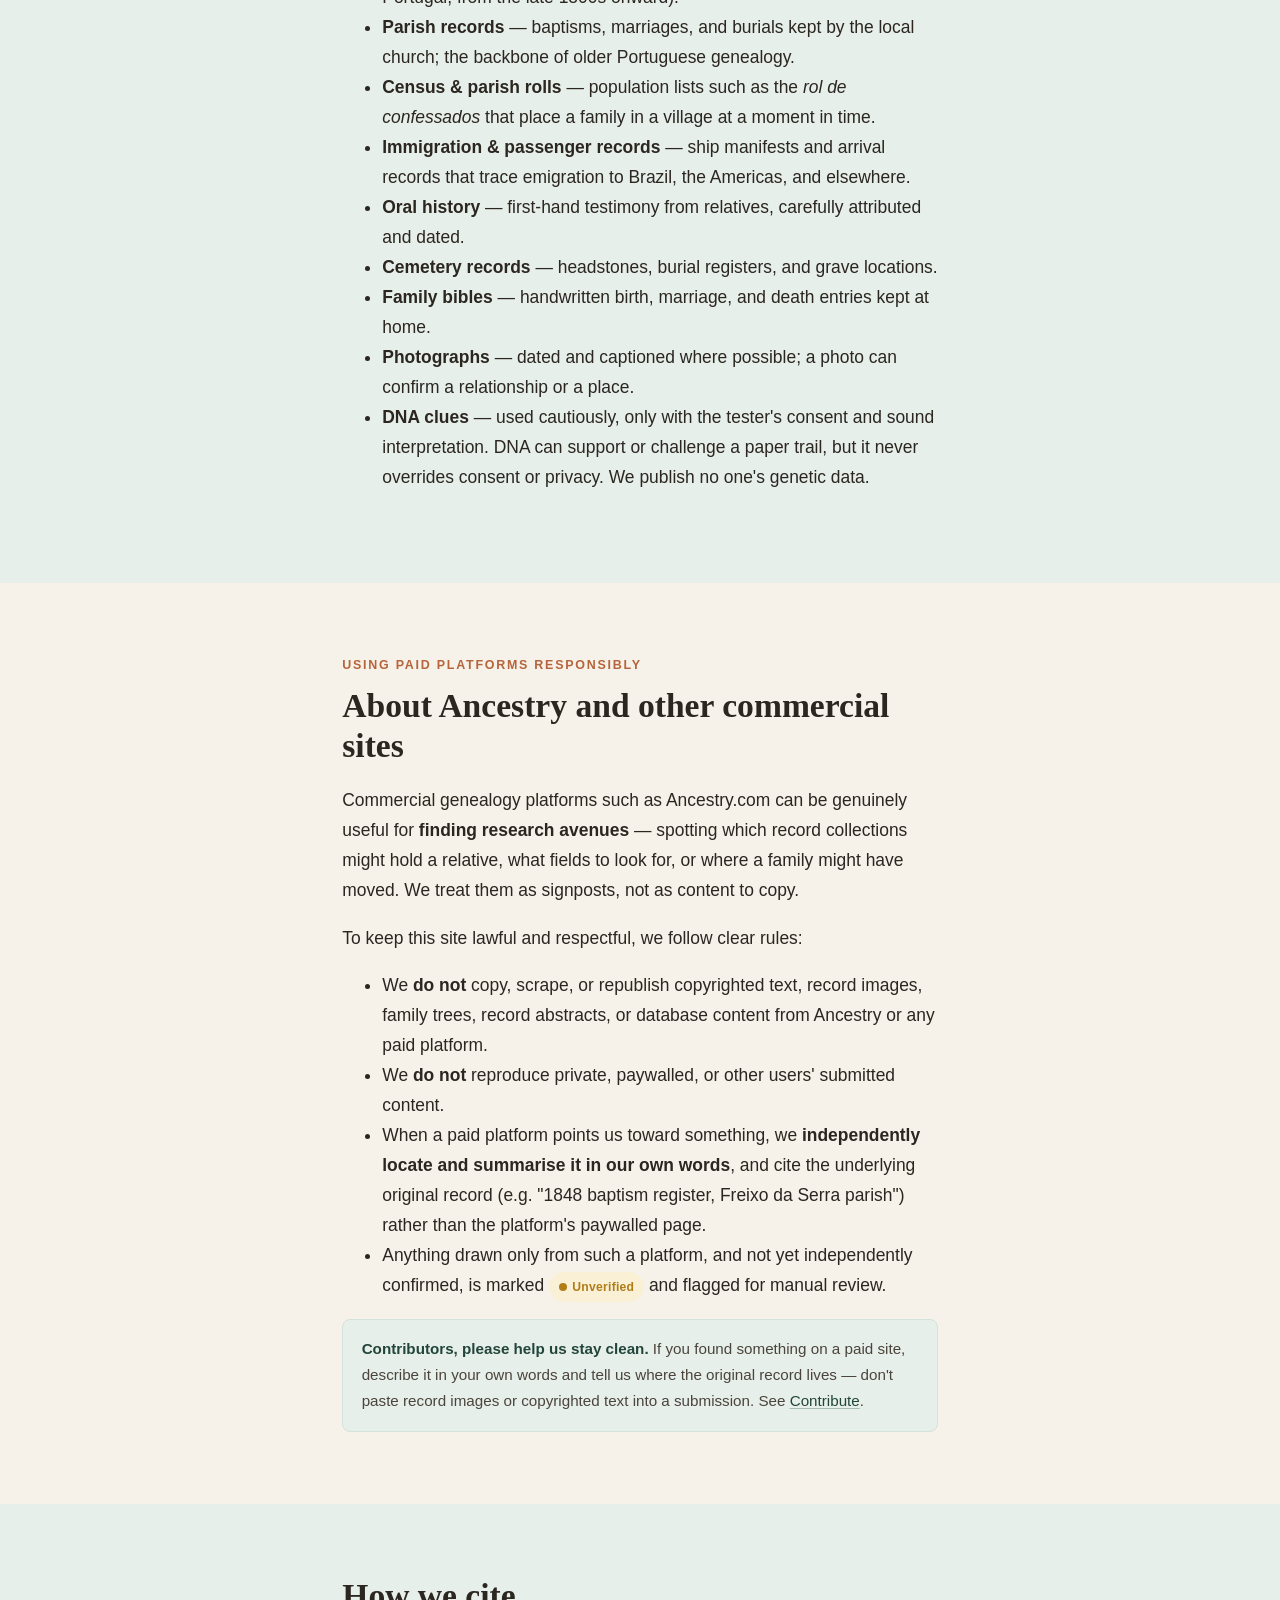
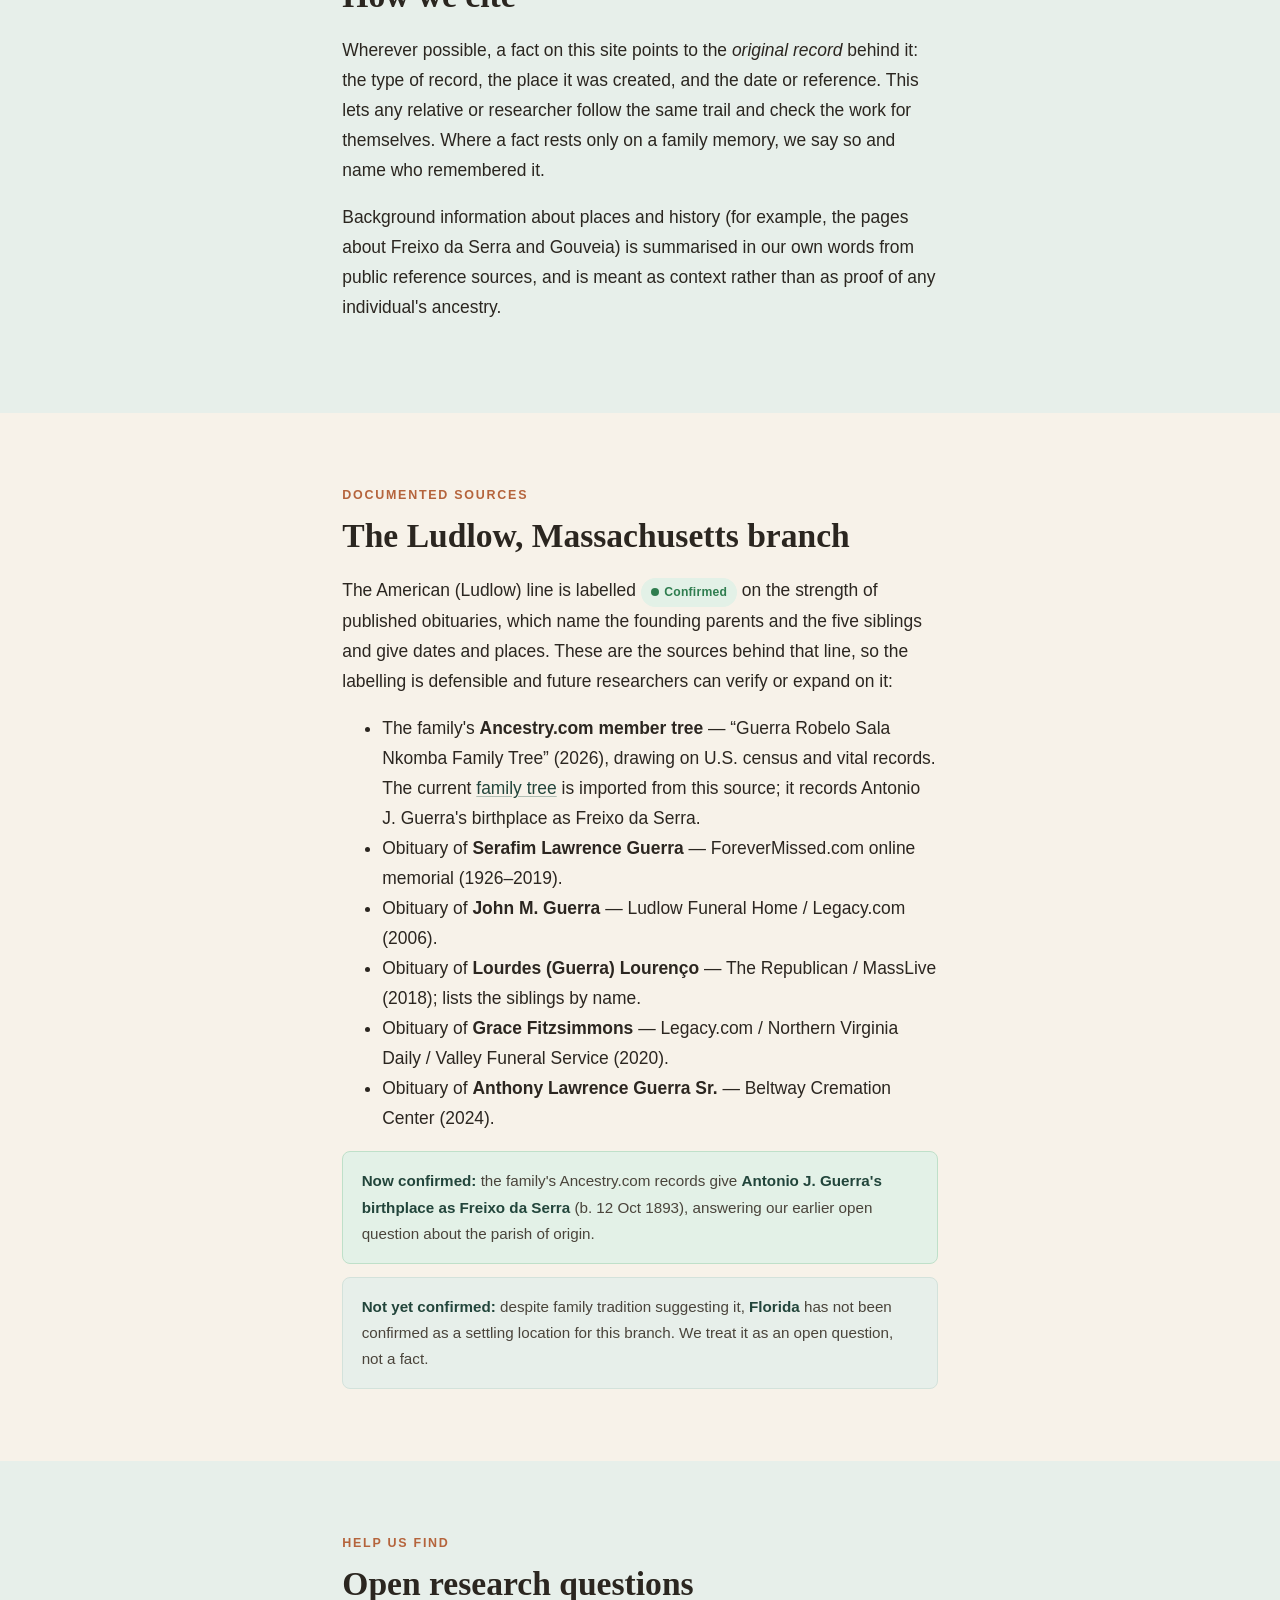
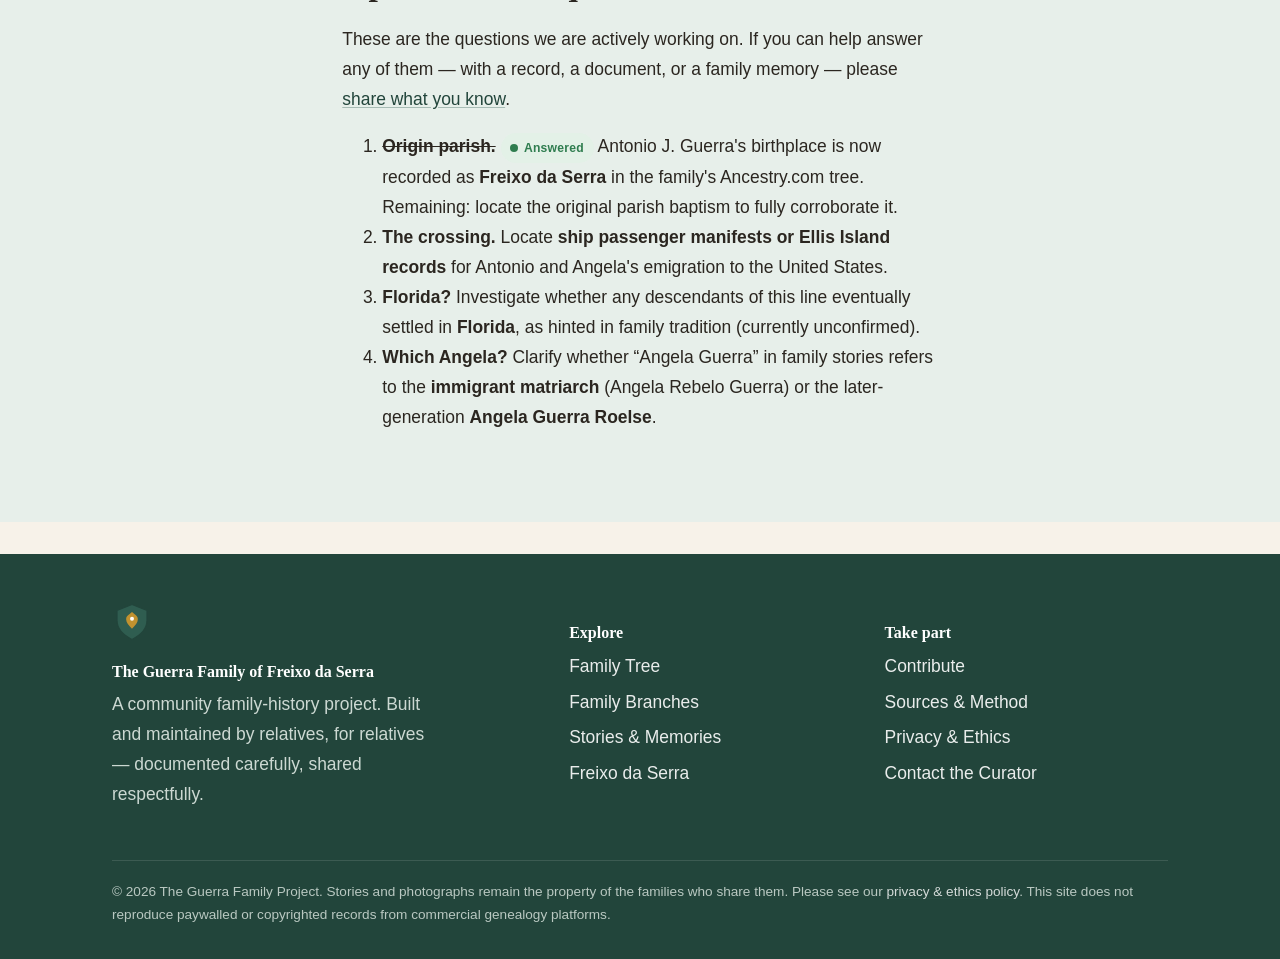
<file: sources.html>
<!doctype html>
<html lang="en">
<head>
  <meta charset="utf-8">
  <meta name="viewport" content="width=device-width, initial-scale=1">
  <title>Sources &amp; Method — The Guerra Family of Freixo da Serra</title>
  <meta name="description" content="How the Guerra family project researches and labels evidence: confirmed, likely, unverified, and family tradition — plus the sources we use and our policy on paid platforms like Ancestry.">
  <link rel="icon" href="data:image/svg+xml,%3Csvg xmlns='http://www.w3.org/2000/svg' viewBox='0 0 48 48'%3E%3Cpath d='M24 3 6 10v12c0 11 8 18 18 23 10-5 18-12 18-23V10z' fill='%232f5d50'/%3E%3C/svg%3E">
  <link rel="stylesheet" href="assets/css/styles.css">
</head>
<body data-page="sources">
  <a class="skip-link" href="#main">Skip to content</a>
  <div id="site-header"></div>

  <main id="main">
    <section class="section">
      <div class="wrap measure">
        <p class="eyebrow">Sources &amp; method</p>
        <h1>How we know what we know</h1>
        <p class="lead">Good family history is honest about its evidence. On this site, every person and
           story carries a label telling you how well it is documented — so you can trust the strong parts
           and help us strengthen the rest.</p>
      </div>
    </section>

    <!-- Evidence tiers -->
    <section class="section" style="padding-top:0">
      <div class="wrap">
        <h2>Our four evidence labels</h2>
        <div class="grid grid-2" style="margin-top:1rem">
          <div class="card">
            <span class="tag tag--confirmed">Confirmed</span>
            <h3 style="margin-top:.6rem">Confirmed</h3>
            <p>Supported by at least one reliable primary record that a researcher has actually reviewed —
               for example a baptism, marriage, or civil registration that names the person and fits the
               family. The source is listed on the person's card.</p>
          </div>
          <div class="card">
            <span class="tag tag--likely">Likely</span>
            <h3 style="margin-top:.6rem">Likely</h3>
            <p>Strong, consistent indirect evidence points this way, but a direct proving record hasn't been
               found or reviewed yet. A reasonable conclusion — held with appropriate caution.</p>
          </div>
          <div class="card">
            <span class="tag tag--unverified">Unverified</span>
            <h3 style="margin-top:.6rem">Unverified</h3>
            <p>A lead, claim, or online hint we have <em>not</em> yet checked against real records. Included so
               it isn't lost, but not to be relied upon. These are our open research questions.</p>
          </div>
          <div class="card">
            <span class="tag tag--tradition">Family tradition</span>
            <h3 style="margin-top:.6rem">Family tradition</h3>
            <p>A story handed down by the family. Often it holds a real kernel of truth — and sometimes it
               doesn't. We treasure it, record who told it, and keep it clearly separate from proven fact.</p>
          </div>
        </div>
        <div class="note" style="margin-top:1.2rem">
          A label can change as new evidence appears. Something "unverified" today may become "confirmed"
          tomorrow — or be set aside. That movement is the research working as intended.
        </div>
      </div>
    </section>

    <!-- Source types -->
    <section class="section section--tint">
      <div class="wrap measure">
        <p class="eyebrow">Where the evidence comes from</p>
        <h2>Sources we use</h2>
        <p>Family history draws on many kinds of records, each with its own strengths and blind spots:</p>
        <ul>
          <li><strong>Civil records</strong> — government birth, marriage, and death registration (in Portugal, from the late 1800s onward).</li>
          <li><strong>Parish records</strong> — baptisms, marriages, and burials kept by the local church; the backbone of older Portuguese genealogy.</li>
          <li><strong>Census &amp; parish rolls</strong> — population lists such as the <em>rol de confessados</em> that place a family in a village at a moment in time.</li>
          <li><strong>Immigration &amp; passenger records</strong> — ship manifests and arrival records that trace emigration to Brazil, the Americas, and elsewhere.</li>
          <li><strong>Oral history</strong> — first-hand testimony from relatives, carefully attributed and dated.</li>
          <li><strong>Cemetery records</strong> — headstones, burial registers, and grave locations.</li>
          <li><strong>Family bibles</strong> — handwritten birth, marriage, and death entries kept at home.</li>
          <li><strong>Photographs</strong> — dated and captioned where possible; a photo can confirm a relationship or a place.</li>
          <li><strong>DNA clues</strong> — used cautiously, only with the tester's consent and sound interpretation. DNA can support or challenge a paper trail, but it never overrides consent or privacy. We publish no one's genetic data.</li>
        </ul>
      </div>
    </section>

    <!-- Ancestry / paid platforms -->
    <section class="section">
      <div class="wrap measure">
        <p class="eyebrow">Using paid platforms responsibly</p>
        <h2>About Ancestry and other commercial sites</h2>
        <p>Commercial genealogy platforms such as Ancestry.com can be genuinely useful for
           <strong>finding research avenues</strong> — spotting which record collections might hold a
           relative, what fields to look for, or where a family might have moved. We treat them as
           signposts, not as content to copy.</p>
        <p>To keep this site lawful and respectful, we follow clear rules:</p>
        <ul>
          <li>We <strong>do not</strong> copy, scrape, or republish copyrighted text, record images, family
              trees, record abstracts, or database content from Ancestry or any paid platform.</li>
          <li>We <strong>do not</strong> reproduce private, paywalled, or other users' submitted content.</li>
          <li>When a paid platform points us toward something, we <strong>independently locate and summarise
              it in our own words</strong>, and cite the underlying original record (e.g. "1848 baptism
              register, Freixo da Serra parish") rather than the platform's paywalled page.</li>
          <li>Anything drawn only from such a platform, and not yet independently confirmed, is marked
              <span class="tag tag--unverified">Unverified</span> and flagged for manual review.</li>
        </ul>
        <div class="note">
          <strong>Contributors, please help us stay clean.</strong> If you found something on a paid site,
          describe it in your own words and tell us where the original record lives — don't paste record
          images or copyrighted text into a submission. See <a href="contribute.html">Contribute</a>.
        </div>
      </div>
    </section>

    <!-- Citing method -->
    <section class="section section--tint">
      <div class="wrap measure">
        <h2>How we cite</h2>
        <p>Wherever possible, a fact on this site points to the <em>original record</em> behind it: the type
           of record, the place it was created, and the date or reference. This lets any relative or
           researcher follow the same trail and check the work for themselves. Where a fact rests only on a
           family memory, we say so and name who remembered it.</p>
        <p>Background information about places and history (for example, the pages about Freixo da Serra and
           Gouveia) is summarised in our own words from public reference sources, and is meant as context
           rather than as proof of any individual's ancestry.</p>
      </div>
    </section>

    <!-- Ludlow MA Branch — sources -->
    <section class="section">
      <div class="wrap measure">
        <p class="eyebrow">Documented sources</p>
        <h2>The Ludlow, Massachusetts branch</h2>
        <p>The American (Ludlow) line is labelled <span class="tag tag--confirmed">Confirmed</span> on the strength
           of published obituaries, which name the founding parents and the five siblings and give dates and places.
           These are the sources behind that line, so the labelling is defensible and future researchers can verify
           or expand on it:</p>
        <ul>
          <li>The family's <strong>Ancestry.com member tree</strong> — “Guerra Robelo Sala Nkomba Family Tree” (2026),
              drawing on U.S. census and vital records. The current <a href="family-tree.html">family tree</a> is
              imported from this source; it records Antonio J. Guerra's birthplace as Freixo da Serra.</li>
          <li>Obituary of <strong>Serafim Lawrence Guerra</strong> — ForeverMissed.com online memorial (1926–2019).</li>
          <li>Obituary of <strong>John M. Guerra</strong> — Ludlow Funeral Home / Legacy.com (2006).</li>
          <li>Obituary of <strong>Lourdes (Guerra) Lourenço</strong> — The Republican / MassLive (2018); lists the siblings by name.</li>
          <li>Obituary of <strong>Grace Fitzsimmons</strong> — Legacy.com / Northern Virginia Daily / Valley Funeral Service (2020).</li>
          <li>Obituary of <strong>Anthony Lawrence Guerra Sr.</strong> — Beltway Cremation Center (2024).</li>
        </ul>
        <div class="note" style="background:var(--st-confirmed-bg);border-color:#bfe0c9">
          <strong>Now confirmed:</strong> the family's Ancestry.com records give <strong>Antonio J. Guerra's birthplace
          as Freixo da Serra</strong> (b. 12 Oct 1893), answering our earlier open question about the parish of origin.
        </div>
        <div class="note" style="margin-top:.8rem">
          <strong>Not yet confirmed:</strong> despite family tradition suggesting it, <strong>Florida</strong> has
          not been confirmed as a settling location for this branch. We treat it as an open question, not a fact.
        </div>
      </div>
    </section>

    <!-- Help Us Find — open research questions -->
    <section class="section section--tint">
      <div class="wrap measure">
        <p class="eyebrow">Help us find</p>
        <h2>Open research questions</h2>
        <p>These are the questions we are actively working on. If you can help answer any of them — with a record,
           a document, or a family memory — please <a href="contribute.html">share what you know</a>.</p>
        <ol>
          <li><s><strong>Origin parish.</strong></s> <span class="tag tag--confirmed">Answered</span> Antonio J.
              Guerra's birthplace is now recorded as <strong>Freixo da Serra</strong> in the family's Ancestry.com
              tree. Remaining: locate the original parish baptism to fully corroborate it.</li>
          <li><strong>The crossing.</strong> Locate <strong>ship passenger manifests or Ellis Island records</strong>
              for Antonio and Angela's emigration to the United States.</li>
          <li><strong>Florida?</strong> Investigate whether any descendants of this line eventually settled in
              <strong>Florida</strong>, as hinted in family tradition (currently unconfirmed).</li>
          <li><strong>Which Angela?</strong> Clarify whether “Angela Guerra” in family stories refers to the
              <strong>immigrant matriarch</strong> (Angela Rebelo Guerra) or the later-generation
              <strong>Angela Guerra Roelse</strong>.</li>
        </ol>
      </div>
    </section>
  </main>

  <div id="site-footer"></div>
  <script src="assets/js/main.js"></script>
</body>
</html>
</file>
<file: assets/css/styles.css>
/* ==========================================================================
   Guerra Family of Freixo da Serra — Design System
   --------------------------------------------------------------------------
   One stylesheet powers the whole site. It is organised top-to-bottom as:
     1. Design tokens (colours, type, spacing) — edit these to re-theme
     2. Base / reset
     3. Layout helpers
     4. Header & navigation
     5. Buttons & links
     6. Cards & components
     7. Evidence-status tags
     8. Family tree
     9. Forms
    10. Footer
    11. Utilities & responsive tweaks
   Everything is plain CSS — no build step, no framework. Safe to edit by hand.
   ========================================================================== */

/* 1. DESIGN TOKENS ========================================================= */
:root {
  /* Heritage palette — "serra" greens, parchment, terracotta & gold */
  --ink:          #2b2620;   /* main text (warm near-black) */
  --ink-soft:     #4a443b;
  --muted:        #625b4d;   /* secondary text (darkened for stronger contrast) */
  --parchment:    #f7f2e9;   /* page background */
  --paper:        #fffdf8;   /* cards / raised surfaces */
  --line:         #e5ddcc;   /* hairline borders */

  --forest:       #2f5d50;   /* primary brand */
  --forest-dark:  #22453b;
  --forest-soft:  #e7efea;   /* tinted background */
  --terracotta:   #b5643c;   /* calls to action */
  --terracotta-dk:#9a4f2d;
  --ochre:        #c1922f;   /* gold accent, highlights */

  /* Evidence-status colours (used site-wide, keep in sync with sources.html) */
  --st-confirmed:   #2f7d4f;
  --st-confirmed-bg:#e3f1e7;
  --st-likely:      #2f6f8f;
  --st-likely-bg:   #e2eef4;
  --st-unverified:  #b07d17;
  --st-unverified-bg:#faf0d6;
  --st-tradition:   #7a5aa6;
  --st-tradition-bg:#efe8f7;
  --st-living:      #8a3b3b;
  --st-living-bg:   #f6e4e2;

  /* Typography */
  --font-head: "Iowan Old Style", "Palatino Linotype", Palatino, "Book Antiqua", Georgia, "Times New Roman", serif;
  --font-body: -apple-system, BlinkMacSystemFont, "Segoe UI", Roboto, "Helvetica Neue", Arial, sans-serif;

  /* Spacing & shape */
  --wrap: 1120px;
  --radius: 14px;
  --radius-sm: 8px;
  --shadow: 0 1px 2px rgba(43,38,32,.06), 0 8px 24px rgba(43,38,32,.08);
  --shadow-sm: 0 1px 3px rgba(43,38,32,.10);
}

/* 2. BASE / RESET ========================================================== */
*, *::before, *::after { box-sizing: border-box; }
html { scroll-behavior: smooth; -webkit-text-size-adjust: 100%; }
@media (prefers-reduced-motion: reduce) { html { scroll-behavior: auto; } }

body {
  margin: 0;
  font-family: var(--font-body);
  color: var(--ink);
  background: var(--parchment);
  line-height: 1.72;
  font-size: 1.09rem;               /* larger base text — easier for all ages */
  -webkit-font-smoothing: antialiased;
}

h1, h2, h3, h4 { font-family: var(--font-head); color: var(--ink); line-height: 1.2; font-weight: 600; }
h1 { font-size: clamp(2rem, 4.5vw, 3rem); margin: 0 0 .5em; }
h2 { font-size: clamp(1.5rem, 3vw, 2.1rem); margin: 0 0 .6em; }
h3 { font-size: 1.28rem; margin: 0 0 .5em; }
p { margin: 0 0 1em; }
a { color: var(--forest-dark); text-decoration-color: rgba(47,93,80,.35); text-underline-offset: 2px; }
a:hover { color: var(--terracotta-dk); }
img { max-width: 100%; height: auto; display: block; }
:focus-visible { outline: 3px solid var(--ochre); outline-offset: 2px; border-radius: 3px; }

/* Skip link for keyboard / screen-reader users */
.skip-link {
  position: absolute; left: -999px; top: 0; z-index: 200;
  background: var(--forest-dark); color: #fff; padding: .6rem 1rem; border-radius: 0 0 8px 0;
}
.skip-link:focus { left: 0; }

/* 3. LAYOUT ================================================================ */
.wrap { width: 100%; max-width: var(--wrap); margin: 0 auto; padding: 0 clamp(1rem, 4vw, 2rem); }
.section { padding: clamp(2.5rem, 6vw, 4.5rem) 0; }
.section--tint { background: var(--forest-soft); }
.section--paper { background: var(--paper); }
.lead { font-size: 1.18rem; color: var(--ink-soft); max-width: 62ch; }
.center { text-align: center; }
.measure { max-width: 68ch; }
.eyebrow {
  text-transform: uppercase; letter-spacing: .14em; font-size: .78rem;
  font-weight: 700; color: var(--terracotta); margin: 0 0 .6rem;
}
.grid { display: grid; gap: 1.25rem; }
.grid-2 { grid-template-columns: repeat(2, 1fr); }
.grid-3 { grid-template-columns: repeat(3, 1fr); }
.grid-4 { grid-template-columns: repeat(4, 1fr); }
@media (max-width: 860px) { .grid-3, .grid-4 { grid-template-columns: repeat(2, 1fr); } }
@media (max-width: 560px) { .grid-2, .grid-3, .grid-4 { grid-template-columns: 1fr; } }

/* 4. HEADER & NAV ========================================================== */
.site-header {
  position: sticky; top: 0; z-index: 100;
  background: rgba(247,242,233,.92); backdrop-filter: saturate(140%) blur(8px);
  border-bottom: 1px solid var(--line);
}
.nav { display: flex; align-items: center; justify-content: space-between; gap: 1rem; padding: .7rem 0; }
.brand { display: flex; align-items: center; gap: .7rem; text-decoration: none; color: var(--ink); }
.brand__mark { width: 40px; height: 40px; flex: 0 0 auto; }
.brand__text { display: flex; flex-direction: column; line-height: 1.1; }
.brand__name { font-family: var(--font-head); font-weight: 600; font-size: 1.15rem; }
.brand__sub { font-size: .72rem; letter-spacing: .1em; text-transform: uppercase; color: var(--muted); }

.nav__links { display: flex; align-items: center; gap: .2rem; list-style: none; margin: 0; padding: 0; }
.nav__links a {
  display: inline-block; padding: .6rem .85rem; border-radius: 8px; font-size: 1.02rem;
  color: var(--ink-soft); text-decoration: none; font-weight: 500;
}
.nav__links a:hover { background: var(--forest-soft); color: var(--forest-dark); }
.nav__links a[aria-current="page"] { color: var(--forest-dark); background: var(--forest-soft); }
.nav__cta { margin-left: .4rem; }

.nav__toggle {
  display: none; background: none; border: 1px solid var(--line); border-radius: 8px;
  padding: .5rem .6rem; cursor: pointer; color: var(--ink);
}
.nav__toggle svg { display: block; }

@media (max-width: 940px) {
  .nav__toggle { display: inline-flex; }
  .nav__links {
    position: absolute; left: 0; right: 0; top: 100%;
    flex-direction: column; align-items: stretch; gap: .1rem;
    background: var(--paper); border-bottom: 1px solid var(--line);
    padding: .6rem clamp(1rem, 4vw, 2rem) 1rem; box-shadow: var(--shadow);
    display: none;
  }
  .nav__links.is-open { display: flex; }
  .nav__links a { padding: .7rem .6rem; }
  .nav__cta { margin: .3rem 0 0; }
}

/* 5. BUTTONS =============================================================== */
.btn {
  display: inline-flex; align-items: center; gap: .5rem; cursor: pointer;
  font-family: var(--font-body); font-weight: 600; font-size: .98rem;
  padding: .7rem 1.15rem; border-radius: 999px; border: 1.5px solid transparent;
  text-decoration: none; transition: transform .08s ease, background .15s ease;
}
.btn:active { transform: translateY(1px); }
.btn--primary { background: var(--terracotta); color: #fff; }
.btn--primary:hover { background: var(--terracotta-dk); color: #fff; }
.btn--forest { background: var(--forest); color: #fff; }
.btn--forest:hover { background: var(--forest-dark); color: #fff; }
.btn--ghost { background: transparent; color: var(--forest-dark); border-color: var(--forest); }
.btn--ghost:hover { background: var(--forest-soft); }
.btn--sm { padding: .45rem .8rem; font-size: .88rem; }
.btn-row { display: flex; flex-wrap: wrap; gap: .7rem; }

/* 6. CARDS & COMPONENTS ==================================================== */
.card {
  background: var(--paper); border: 1px solid var(--line); border-radius: var(--radius);
  padding: 1.5rem; box-shadow: var(--shadow-sm);
}
.card--link { text-decoration: none; color: inherit; transition: transform .12s ease, box-shadow .12s ease; display: block; }
.card--link:hover { transform: translateY(-3px); box-shadow: var(--shadow); color: inherit; }
.card h3 { margin-top: 0; }
.card__icon { font-size: 1.6rem; line-height: 1; margin-bottom: .5rem; display: block; }

/* Hero */
.hero { position: relative; overflow: hidden; background: linear-gradient(160deg, var(--forest-dark), var(--forest) 60%, #37695b); color: #fdfaf3; }
.hero__inner { padding: clamp(3rem, 8vw, 6rem) 0; position: relative; z-index: 2; max-width: 44rem; }
.hero h1 { color: #fff; }
.hero p { color: #eef4f0; font-size: 1.2rem; }
.hero .eyebrow { color: var(--ochre); }
.hero__ridge { position: absolute; inset: auto 0 -2px 0; width: 100%; z-index: 1; opacity: .5; }

/* Callout / "share what you know" band */
.callout {
  background: linear-gradient(135deg, #fff5ec, #fdeede);
  border: 1px solid #f0dcc6; border-left: 5px solid var(--terracotta);
  border-radius: var(--radius); padding: 1.5rem 1.6rem;
}
.callout h3 { margin-top: 0; }
.note {
  background: var(--forest-soft); border: 1px solid #d3e2db; border-radius: var(--radius-sm);
  padding: 1rem 1.15rem; font-size: .95rem; color: var(--ink-soft);
}
.note strong { color: var(--forest-dark); }

/* Timeline */
.timeline { list-style: none; margin: 0; padding: 0; position: relative; }
.timeline::before { content: ""; position: absolute; left: 8px; top: 4px; bottom: 4px; width: 2px; background: var(--line); }
.timeline li { position: relative; padding: 0 0 1.5rem 2.2rem; }
.timeline li::before {
  content: ""; position: absolute; left: 2px; top: .4rem; width: 14px; height: 14px;
  border-radius: 50%; background: var(--ochre); border: 3px solid var(--parchment);
}
.timeline .yr { font-family: var(--font-head); font-weight: 700; color: var(--forest-dark); margin-right: .4rem; }

/* Story cards */
.story__meta { font-size: .85rem; color: var(--muted); margin-bottom: .4rem; }
.pill { display: inline-block; font-size: .74rem; letter-spacing: .04em; padding: .18rem .55rem; border-radius: 999px; background: var(--forest-soft); color: var(--forest-dark); font-weight: 600; }

/* 7. EVIDENCE-STATUS TAGS ================================================== */
.tag {
  display: inline-flex; align-items: center; gap: .35rem; font-size: .76rem; font-weight: 700;
  letter-spacing: .02em; padding: .2rem .55rem; border-radius: 999px; border: 1px solid transparent;
  white-space: nowrap;
}
.tag::before { content: ""; width: 8px; height: 8px; border-radius: 50%; background: currentColor; }
.tag--confirmed  { color: var(--st-confirmed);  background: var(--st-confirmed-bg); }
.tag--likely     { color: var(--st-likely);     background: var(--st-likely-bg); }
.tag--unverified { color: var(--st-unverified); background: var(--st-unverified-bg); }
.tag--tradition  { color: var(--st-tradition);  background: var(--st-tradition-bg); }
.tag--living     { color: var(--st-living);     background: var(--st-living-bg); }

/* 8. FAMILY TREE =========================================================== */
.tree-toolbar { display: flex; flex-wrap: wrap; gap: .7rem; align-items: center; margin-bottom: 1.5rem; }
.tree-toolbar input[type="search"], .tree-toolbar select {
  font: inherit; padding: .55rem .8rem; border: 1px solid var(--line); border-radius: 999px;
  background: var(--paper); color: var(--ink); min-width: 12rem;
}
.tree-count { color: var(--muted); font-size: .9rem; margin-left: auto; }

.tree { display: flex; flex-direction: column; gap: .3rem; }
.gen-group { margin-bottom: 1.4rem; }
.gen-label {
  font-family: var(--font-head); font-size: .95rem; color: var(--muted);
  text-transform: uppercase; letter-spacing: .1em; margin: 0 0 .6rem;
  border-bottom: 1px solid var(--line); padding-bottom: .3rem;
}
.person-grid { display: grid; grid-template-columns: repeat(auto-fill, minmax(220px, 1fr)); gap: .8rem; }
.person {
  text-align: left; width: 100%; cursor: pointer; background: var(--paper);
  border: 1px solid var(--line); border-radius: var(--radius-sm); padding: .8rem .9rem;
  transition: border-color .12s ease, box-shadow .12s ease; font: inherit; color: inherit;
}
.person:hover { border-color: var(--forest); box-shadow: var(--shadow-sm); }
.person__name { font-family: var(--font-head); font-weight: 600; font-size: 1.05rem; }
.person__dates { font-size: .85rem; color: var(--muted); margin: .1rem 0 .45rem; }
.person__place { font-size: .82rem; color: var(--ink-soft); }
.person__tags { margin-top: .5rem; display: flex; flex-wrap: wrap; gap: .3rem; }

/* Person detail dialog */
dialog.person-modal {
  border: none; border-radius: var(--radius); padding: 0; max-width: 620px; width: 92vw;
  box-shadow: 0 20px 60px rgba(0,0,0,.3); color: var(--ink); background: var(--paper);
}
dialog.person-modal::backdrop { background: rgba(34,32,28,.55); backdrop-filter: blur(2px); }
.modal__head { background: var(--forest); color: #fff; padding: 1.3rem 1.5rem; border-radius: var(--radius) var(--radius) 0 0; }
.modal__head h2 { color: #fff; margin: 0; }
.modal__head .person__dates { color: #d9e6e0; }
.modal__body { padding: 1.5rem; }
.modal__close { position: absolute; top: .8rem; right: 1rem; background: rgba(255,255,255,.15); color: #fff; border: none; border-radius: 50%; width: 34px; height: 34px; font-size: 1.2rem; cursor: pointer; }
.kv { display: grid; grid-template-columns: 8.5rem 1fr; gap: .35rem 1rem; margin: 0 0 1rem; }
.kv dt { color: var(--muted); font-weight: 600; font-size: .9rem; }
.kv dd { margin: 0; }
.rel-link { background: none; border: none; color: var(--forest-dark); cursor: pointer; font: inherit; text-decoration: underline; padding: 0; }
.rel-link:hover { color: var(--terracotta-dk); }

/* 9. FORMS ================================================================= */
.form-card { background: var(--paper); border: 1px solid var(--line); border-radius: var(--radius); padding: 1.6rem; box-shadow: var(--shadow-sm); }
.field { margin-bottom: 1.1rem; }
.field label { display: block; font-weight: 600; margin-bottom: .35rem; font-size: .95rem; }
.field .hint { font-size: .82rem; color: var(--muted); margin: -.2rem 0 .4rem; }
.field input, .field select, .field textarea {
  width: 100%; font: inherit; color: var(--ink); background: #fff;
  border: 1px solid var(--line); border-radius: var(--radius-sm); padding: .65rem .8rem;
}
.field input:focus, .field select:focus, .field textarea:focus { border-color: var(--forest); outline: none; box-shadow: 0 0 0 3px var(--forest-soft); }
.field textarea { min-height: 8rem; resize: vertical; }
.req { color: var(--terracotta); }
.form-tabs { display: flex; flex-wrap: wrap; gap: .4rem; margin-bottom: 1.4rem; }
.form-tab {
  border: 1px solid var(--line); background: var(--paper); color: var(--ink-soft);
  padding: .5rem .9rem; border-radius: 999px; cursor: pointer; font: inherit; font-weight: 600; font-size: .9rem;
}
.form-tab[aria-selected="true"] { background: var(--forest); color: #fff; border-color: var(--forest); }
.form-panel { display: none; }
.form-panel.is-active { display: block; }
.form-status { margin-top: 1rem; padding: .8rem 1rem; border-radius: var(--radius-sm); display: none; }
.form-status.is-visible { display: block; }
.form-status--ok { background: var(--st-confirmed-bg); color: var(--st-confirmed); border: 1px solid #bfe0c9; }

/* 10. FOOTER =============================================================== */
.site-footer { background: var(--forest-dark); color: #dfe9e3; padding: 3rem 0 2rem; margin-top: 2rem; }
.site-footer a { color: #fff; }
.footer-grid { display: grid; grid-template-columns: 1.5fr 1fr 1fr; gap: 2rem; }
@media (max-width: 720px) { .footer-grid { grid-template-columns: 1fr; gap: 1.4rem; } }
.footer-grid h4 { color: #fff; font-size: 1rem; margin-bottom: .6rem; }
.footer-links { list-style: none; margin: 0; padding: 0; }
.footer-links li { margin-bottom: .35rem; }
.footer-links a { text-decoration: none; opacity: .9; }
.footer-links a:hover { opacity: 1; text-decoration: underline; }
.footer-bottom { border-top: 1px solid rgba(255,255,255,.15); margin-top: 2rem; padding-top: 1.2rem; font-size: .85rem; opacity: .8; }

/* 11. UTILITIES =========================================================== */
.mt-0 { margin-top: 0; } .mb-0 { margin-bottom: 0; }
.stack > * + * { margin-top: 1rem; }
.hidden { display: none !important; }
.badge-legend { display: flex; flex-wrap: wrap; gap: .6rem; margin: 1rem 0; }
.muted { color: var(--muted); }
.field--error input, .field--error select, .field--error textarea { border-color: var(--st-living); background: #fdf3f2; }
.field--error label { color: var(--st-living); }
.visually-hidden { position: absolute; width: 1px; height: 1px; overflow: hidden; clip: rect(0 0 0 0); white-space: nowrap; }
</file>
